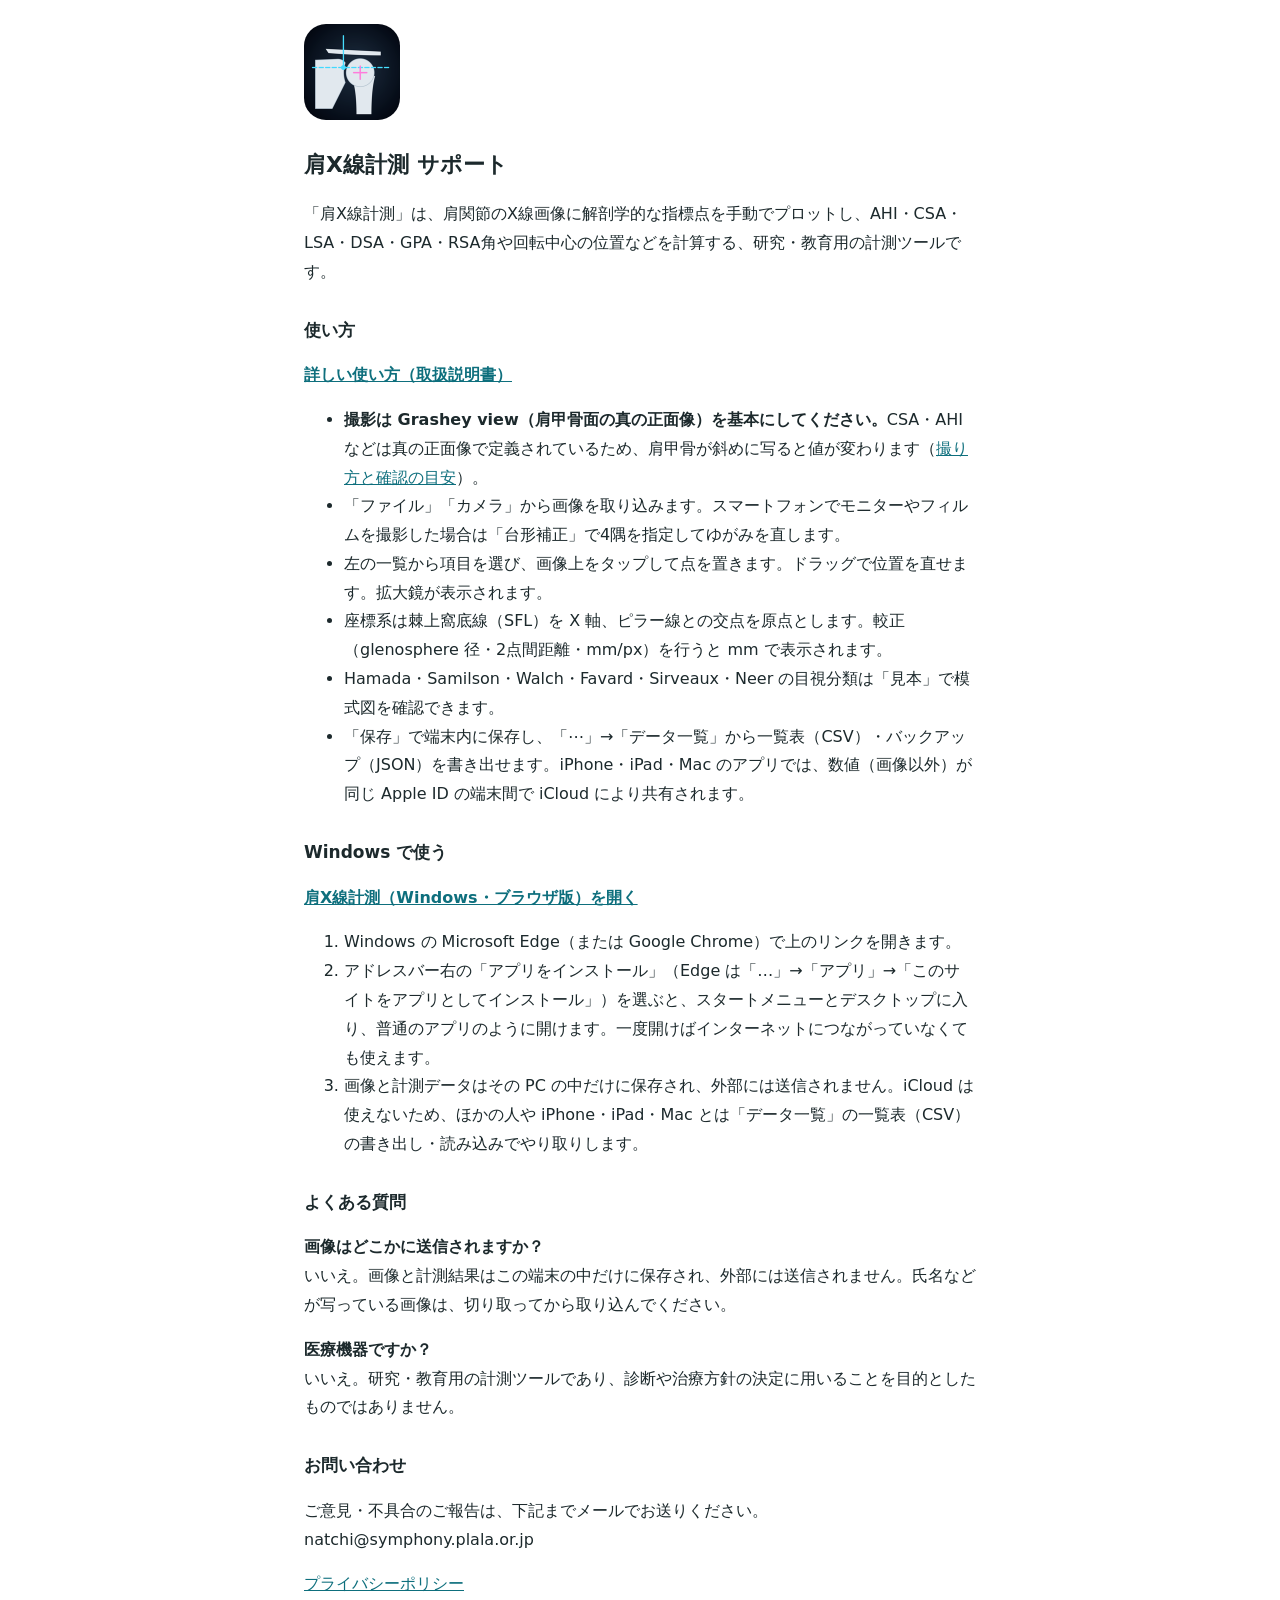
<file: index.html>
<!doctype html><html lang="ja"><head><meta charset="utf-8"><meta name="viewport" content="width=device-width,initial-scale=1">
<title>肩X線計測 サポート</title><style>body{font-family:"Hiragino Sans","Noto Sans JP",system-ui,sans-serif;line-height:1.8;max-width:42em;margin:0 auto;padding:24px 16px;color:#1c292c;background:#fff}
h1{font-size:22px}h2{font-size:17px;margin-top:28px}a{color:#0e6f7d}img.icon{width:96px;height:96px;border-radius:22px}</style></head><body>
<img class="icon" src="icon.png" alt="">
<h1>肩X線計測 サポート</h1>
<p>「肩X線計測」は、肩関節のX線画像に解剖学的な指標点を手動でプロットし、AHI・CSA・LSA・DSA・GPA・RSA角や回転中心の位置などを計算する、研究・教育用の計測ツールです。</p>
<h2>使い方</h2>
<p><a href="howto.html"><b>詳しい使い方（取扱説明書）</b></a></p>
<ul>
<li><b>撮影は Grashey view（肩甲骨面の真の正面像）を基本にしてください。</b>CSA・AHI などは真の正面像で定義されているため、肩甲骨が斜めに写ると値が変わります（<a href="howto.html#view">撮り方と確認の目安</a>）。</li>
<li>「ファイル」「カメラ」から画像を取り込みます。スマートフォンでモニターやフィルムを撮影した場合は「台形補正」で4隅を指定してゆがみを直します。</li>
<li>左の一覧から項目を選び、画像上をタップして点を置きます。ドラッグで位置を直せます。拡大鏡が表示されます。</li>
<li>座標系は棘上窩底線（SFL）を X 軸、ピラー線との交点を原点とします。較正（glenosphere 径・2点間距離・mm/px）を行うと mm で表示されます。</li>
<li>Hamada・Samilson・Walch・Favard・Sirveaux・Neer の目視分類は「見本」で模式図を確認できます。</li>
<li>「保存」で端末内に保存し、「⋯」→「データ一覧」から一覧表（CSV）・バックアップ（JSON）を書き出せます。iPhone・iPad・Mac のアプリでは、数値（画像以外）が同じ Apple ID の端末間で iCloud により共有されます。</li>
</ul>
<h2>Windows で使う</h2>
<p><a href="app/"><b>肩X線計測（Windows・ブラウザ版）を開く</b></a></p>
<ol>
<li>Windows の Microsoft Edge（または Google Chrome）で上のリンクを開きます。</li>
<li>アドレスバー右の「アプリをインストール」（Edge は「…」→「アプリ」→「このサイトをアプリとしてインストール」）を選ぶと、スタートメニューとデスクトップに入り、普通のアプリのように開けます。一度開けばインターネットにつながっていなくても使えます。</li>
<li>画像と計測データはその PC の中だけに保存され、外部には送信されません。iCloud は使えないため、ほかの人や iPhone・iPad・Mac とは「データ一覧」の一覧表（CSV）の書き出し・読み込みでやり取りします。</li>
</ol>
<h2>よくある質問</h2>
<p><b>画像はどこかに送信されますか？</b><br>いいえ。画像と計測結果はこの端末の中だけに保存され、外部には送信されません。氏名などが写っている画像は、切り取ってから取り込んでください。</p>
<p><b>医療機器ですか？</b><br>いいえ。研究・教育用の計測ツールであり、診断や治療方針の決定に用いることを目的としたものではありません。</p>
<h2>お問い合わせ</h2>
<p>ご意見・不具合のご報告は、下記までメールでお送りください。<br>natchi@symphony.plala.or.jp</p>
<p><a href="privacy-policy.html">プライバシーポリシー</a></p>
</body></html>
</file>
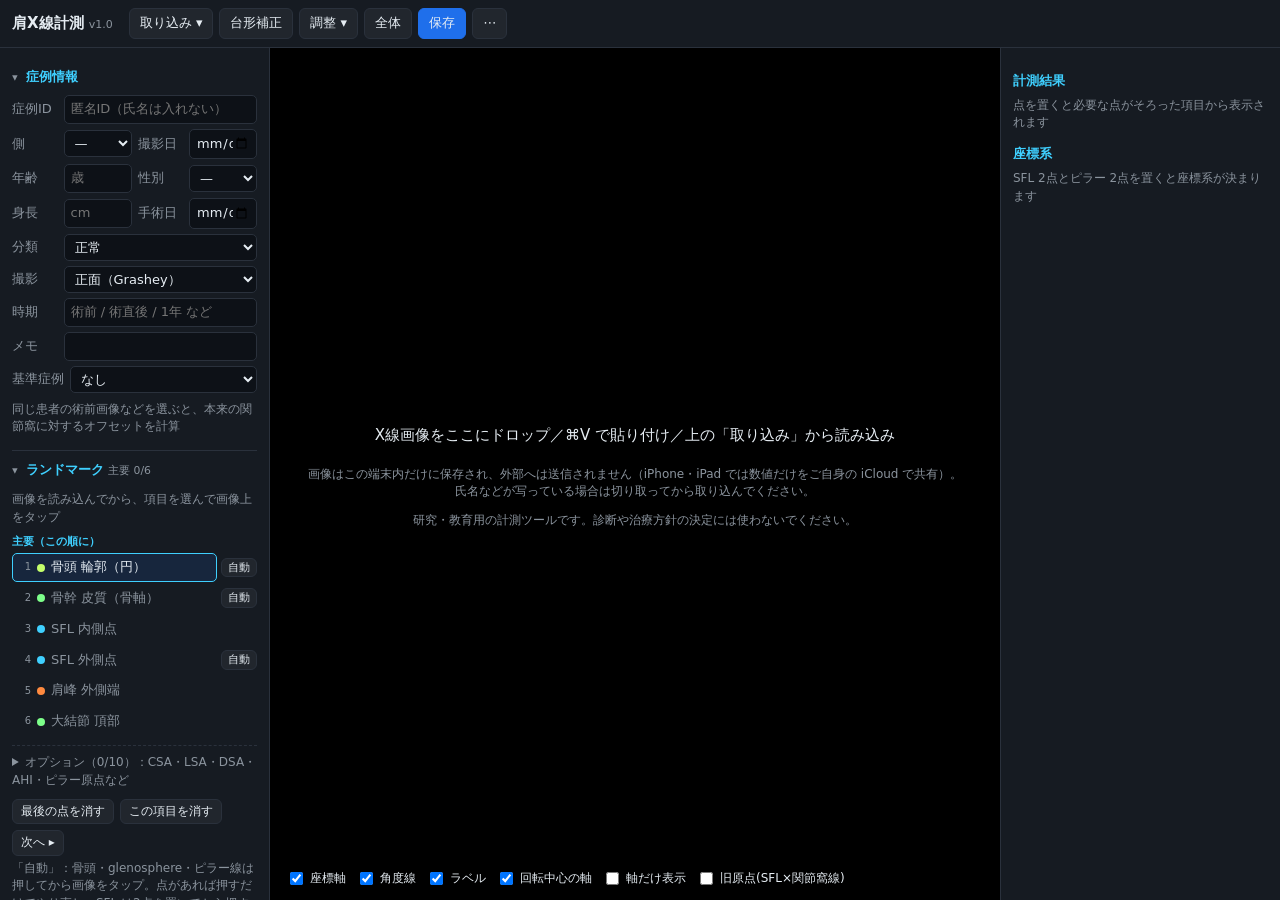
<file: app/index.html>
<!doctype html>
<html lang="ja">
<head>
<meta charset="utf-8">
<meta name="viewport" content="width=device-width, initial-scale=1, maximum-scale=1, user-scalable=no, viewport-fit=cover">
<title>肩X線計測</title>
<link rel="stylesheet" href="style.css">
<link rel="manifest" href="manifest.webmanifest">
<meta name="theme-color" content="#0e1116">
<link rel="icon" href="icon-192.png">
</head>
<body>
<header class="topbar">
  <h1>肩X線計測 <span class="ver">v1.0</span></h1>
  <div class="import">
    <div class="dd">
      <button class="btn ddbtn">取り込み ▾</button>
      <div class="ddmenu" hidden>
        <button class="btn" id="btnPhotos" hidden>写真ライブラリ</button>
        <label class="btn">カメラで撮影<input id="camInput" type="file" accept="image/*" capture="environment" hidden></label>
        <label class="btn">ファイル<input id="fileInput" type="file" accept="image/*" hidden></label>
        <button class="btn" id="btnPasteHelp" title="⌘V でクリップボードの画像を貼り付け">貼り付け ⌘V</button>
        <button class="btn" id="btnUrl">URL から</button>
      </div>
    </div>
    <button class="btn" id="btnKeystone" title="スマホで撮った画像のゆがみを直す">台形補正</button>
    <div class="dd adj">
      <button class="btn ddbtn">調整 ▾</button>
      <div class="ddmenu adjust" hidden data-keep>
        <div class="row">
          <button class="btn" id="btnRotL" title="左に90°">⟲ 左90°</button>
          <button class="btn" id="btnRotR" title="右に90°">⟳ 右90°</button>
          <button class="btn" id="btnFlip" title="左右反転">⇋ 左右</button>
        </div>
        <label class="slider">明るさ<input id="bright" type="range" min="40" max="220" value="100"></label>
        <label class="slider">コントラスト<input id="contrast" type="range" min="40" max="300" value="100"></label>
        <button class="btn" id="btnInvert">白黒反転</button>
      </div>
    </div>
    <button class="btn" id="btnFit">全体</button>
    <button class="btn primary" id="btnSave">保存</button>
    <div class="dd">
      <button class="btn ddbtn" title="その他">⋯</button>
      <div class="ddmenu right" hidden>
        <button class="btn" id="btnNew">新規</button>
        <button class="btn" id="btnCases">データ一覧</button>
        <button class="btn" id="btnDash">統計ダッシュボード</button>
        <button class="btn" id="btnHelp">使い方</button>
      </div>
    </div>
  </div>
</header>

<main class="layout">
  <aside class="panel left">
    <details class="sec meta" id="secMeta" open>
      <summary><h2>症例情報</h2><span class="sum" id="sumMeta"></span></summary>
      <div class="row"><label>症例ID</label><input id="mCaseId" placeholder="匿名ID（氏名は入れない）"></div>
      <div class="row"><label>側</label>
        <select id="mSide"><option value="">—</option><option value="R">右</option><option value="L">左</option></select>
        <label>撮影日</label><input id="mDate" type="date">
      </div>
      <div class="row"><label>年齢</label><input id="mAge" type="number" min="0" max="120" step="1" inputmode="numeric" placeholder="歳">
        <label>性別</label><select id="mSex"><option value="">—</option><option value="M">男</option><option value="F">女</option></select>
      </div>
      <div class="row"><label>身長</label><input id="mHeight" type="number" min="50" max="250" step="0.1" inputmode="decimal" placeholder="cm">
        <label>手術日</label><input id="mOpDate" type="date">
      </div>
      <div class="row"><label>分類</label>
        <select id="mCategory">
          <option value="normal">正常</option>
          <option value="OA">OA（変形性肩関節症）</option>
          <option value="CTA">腱板断裂・CTA</option>
          <option value="RSA">RSA 術後</option>
          <option value="TSA">TSA/HHR 術後</option>
          <option value="fracture">骨折</option>
          <option value="other">その他</option>
        </select>
      </div>
      <div class="row"><label>撮影</label>
        <select id="mView">
          <option value="grashey">正面（Grashey）</option>
          <option value="ap">正面（AP）</option>
          <option value="axillary">軸位（腋窩撮影）</option>
          <option value="yview">Scapular Y</option>
          <option value="ct">CT（スライス・再構成）</option>
          <option value="other">その他</option>
        </select>
      </div>
      <div class="row"><label>時期</label><input id="mTiming" placeholder="術前 / 術直後 / 1年 など"></div>
      <div class="row"><label>メモ</label><input id="mNote"></div>
      <div class="row"><label>基準症例</label><select id="mRef"><option value="">なし</option></select></div>
      <p class="hint" id="catInfo"></p>
      <p class="hint" id="refInfo"></p>
    </details>

    <details class="sec" id="secLm" open>
      <summary><h2>ランドマーク <small id="lmCount"></small></h2><span class="sum" id="sumLm"></span></summary>
      <p class="hint" id="activeHint">画像を読み込んでから、項目を選んで画像上をタップ</p>
      <div id="lmList"></div>
      <div class="lmtools">
        <button class="btn small" id="btnUndoPt">最後の点を消す</button>
        <button class="btn small" id="btnClearLm">この項目を消す</button>
        <button class="btn small" id="btnNextLm">次へ ▸</button>
      </div>
      <p class="hint">「自動」：骨頭・glenosphere・ピラー線は押してから画像をタップ。点があれば押すだけでやり直し。SFL は2点を置いてから押すと線に合わせます</p>
      <div class="row band">
        <label>ピラー帯</label>SFLから下へ<input id="bandStart" type="number" value="40" step="5">〜＋<input id="bandLen" type="number" value="30" step="5">mm
      </div>
      <p class="hint">帯は較正後に点線で表示（目安。実画像で調整予定）</p>
    </details>

    <details class="sec" id="secGrade">
      <summary><h2>目視分類</h2><span class="sum" id="sumGrade"></span></summary>
      <div class="row"><label>Hamada</label><select id="gHamada"><option value="">—</option><option>1</option><option>2</option><option>3</option><option>4a</option><option>4b</option><option>5</option></select></div>
      <div class="row"><label>Samilson</label><select id="gSamilson"><option value="">—</option><option value="0">0</option><option value="1">1（下方骨棘 &lt;3mm）</option><option value="2">2（3〜7mm）</option><option value="3">3（&gt;7mm）</option></select></div>
      <div class="row"><label>Walch</label><select id="gWalch"><option value="">—</option><option>A1</option><option>A2</option><option>B1</option><option>B2</option><option>B3</option><option>C1</option><option>C2</option><option>D</option></select></div>
      <div class="row"><label>Favard</label><select id="gFavard"><option value="">—</option><option>E0</option><option>E1</option><option>E2</option><option>E3</option><option>E4</option></select></div>
      <div class="row"><label>Sirveaux</label><select id="gSirveaux"><option value="">—</option><option value="0">0（ノッチングなし）</option><option value="1">1</option><option value="2">2</option><option value="3">3</option><option value="4">4</option></select></div>
      <div class="row"><label>Neer</label><select id="gNeer"><option value="">—</option><option value="1">1-part</option><option value="2">2-part</option><option value="3">3-part</option><option value="4">4-part</option></select></div>
      <div class="row"><label>Levy</label><select id="gLevy"><option value="">—</option><option value="0">0（骨折なし）</option><option value="I">I</option><option value="II">II</option><option value="III">III</option></select></div>
      <div class="row"><label>Lazarus</label><select id="gLazarus"><option value="">—</option><option>0</option><option>1</option><option>2</option><option>3</option><option>4</option><option>5</option></select></div>
      <div class="row"><label>Stress shielding</label><select id="gShield"><option value="">—</option><option value="0">0（なし）</option><option value="1">1（軽度）</option><option value="2">2（中等度）</option><option value="3">3（高度）</option></select></div>
      <div class="row"><label>Gärtner</label><select id="gGartner"><option value="">—</option><option value="I">I</option><option value="II">II</option><option value="III">III</option></select></div>
    </details>

    <details class="sec" id="secCal" open>
      <summary><h2>較正（mm換算）</h2><span class="sum" id="sumCal"></span></summary>
      <div class="row">
        <select id="calMode">
          <option value="none">なし（px）</option>
          <option value="sphere">Glenosphere 径から</option>
          <option value="twoPoint">2点間の既知距離</option>
          <option value="mmpx">mm/px 直接入力</option>
        </select>
        <input id="calValue" type="number" step="0.01" placeholder="mm" style="width:6em">
      </div>
      <p class="hint" id="calInfo"></p>
    </details>
  </aside>

  <section class="stage">
    <canvas id="cv"></canvas>
    <canvas id="loupe" width="180" height="180"></canvas>
    <div class="empty" id="emptyMsg">
      <p>X線画像をここにドロップ／⌘V で貼り付け／上の「取り込み」から読み込み</p>
      <p class="hint">画像はこの端末内だけに保存され、外部へは送信されません（iPhone・iPad では数値だけをご自身の iCloud で共有）。<br>氏名などが写っている場合は切り取ってから取り込んでください。</p>
      <p class="hint">研究・教育用の計測ツールです。診断や治療方針の決定には使わないでください。</p>
    </div>
    <div class="viewopts">
      <label><input type="checkbox" id="optAxes" checked>座標軸</label>
      <label><input type="checkbox" id="optAngles" checked>角度線</label>
      <label><input type="checkbox" id="optLabels" checked>ラベル</label>
      <label><input type="checkbox" id="optCor" checked>回転中心の軸</label>
      <label><input type="checkbox" id="optCorOnly">軸だけ表示</label>
      <label><input type="checkbox" id="optAltFrame">旧原点(SFL×関節窩線)</label>
    </div>
  </section>
  <!-- 台形補正の操作欄：画像に重ねず、計測結果の欄（狭い画面では画像のすぐ下）に出す -->
  <div class="kbar" id="kbar" hidden>
    <b class="ktitle">台形補正</b>
    <span id="kMsg"></span>
    <label>縦横比（幅:高さ）<input id="kAspect" placeholder="自動 / 35:43 など"></label>
    <button class="btn small" id="kRedo" hidden>手で置き直す</button>
    <button class="btn small" id="kCancel">キャンセル</button>
    <button class="btn small primary" id="kApply" disabled>適用</button>
  </div>

  <aside class="panel right">
    <h2>計測結果</h2>
    <div id="results"></div>
    <h2>座標系</h2>
    <div id="frameInfo" class="hint"></div>
  </aside>
</main>

<dialog id="dlgCases" class="wide">
  <div class="dlghead">
    <h2>データ一覧 <small id="caseCount"></small></h2>
    <input id="caseFilter" placeholder="ID・分類・時期・メモ・入力者で絞り込み">
    <button class="btn small" id="btnExportCsv">一覧表（CSV）をダウンロード</button>
    <label class="btn small">他の人の一覧表を読み込む<input id="importFile" type="file" accept=".csv,text/csv,application/json,.json" hidden></label>
    <button class="btn small" id="btnExportJson">バックアップ（画像つき JSON）</button>
    <button class="btn small" id="btnCloseCases">閉じる</button>
  </div>
  <div class="syncbar">
    <span id="syncStatus"></span>
    <button class="btn small" id="btnSyncNow">今すぐ同期</button>
    <label>この端末の名前<input id="setDevName" placeholder="例：外来 iPad"></label>
    <label>入力者<input id="setAuthor" placeholder="イニシャルなど"></label>
    <label class="chk"><input type="checkbox" id="setIcloud">iCloud で数値を共有</label>
  </div>
  <p class="hint">数値・点の座標・症例情報は iCloud（ご自身の Apple ID）で同じ Apple ID の端末と共有されます。画像は撮影・取り込みをした端末の中だけに残り、iCloud にもほかの端末にも送られません。「画像の所在」でどの端末に画像があるか分かります。</p>
  <div class="tblwrap"><table class="dtable" id="caseTable"></table></div>
</dialog>

<dialog id="dlgDash" class="wide">
  <div class="dlghead">
    <h2>統計ダッシュボード</h2>
    <button class="btn small" id="btnDashCsv">集計表（CSV）</button>
    <button class="btn small" id="btnCloseDash">閉じる</button>
  </div>
  <div class="dfilters">
    <div id="dCats" class="chips"></div>
    <label>側<select id="dSide"><option value="">両方</option><option value="R">右</option><option value="L">左</option></select></label>
    <label>撮影<select id="dView"><option value="">すべて</option></select></label>
    <label>時期<input id="dTiming" placeholder="例：術前"></label>
    <label>分け方<select id="dGroup"><option value="category">分類</option><option value="timing">時期</option><option value="side">側</option><option value="author">入力者</option><option value="sex">性別</option><option value="ageband">年代</option><option value="">分けない</option></select></label>
  </div>
  <div class="dmain">
    <div class="dcol">
      <div class="drow"><label>項目<select id="dMeasure"></select></label></div>
      <div id="dChart" class="dchart"></div>
      <div id="dGroups"></div>
      <div class="drow"><label>相関（横軸を上の項目、縦軸を）<select id="dMeasureY"><option value="">選ばない</option></select></label></div>
      <div id="dScatter" class="dchart"></div>
    </div>
    <div class="dcol">
      <h3>全項目の要約 <small id="dN"></small></h3>
      <div class="tblwrap"><table class="dtable" id="dSummary"></table></div>
    </div>
  </div>
  <div id="dTip" class="dtip" hidden></div>
  <p class="hint">値は保存された点から今の計算式で計算し直しています（点がない取り込みデータは保存時の値）。単位が mm でない症例（未較正）は長さの集計から除きます。</p>
</dialog>

<dialog id="dlgUrl">
  <h2>URL から画像を取り込む</h2>
  <input id="urlInput" type="url" placeholder="https://… (画像のURL)" style="width:100%">
  <p class="hint">サイトによっては直接取得が拒否されます。その場合は画像を右クリック→「画像をコピー」して ⌘V、または画像をこの画面へドラッグしてください。</p>
  <div class="dlgbtns"><button class="btn" id="btnUrlCancel">キャンセル</button><button class="btn primary" id="btnUrlGo">取り込む</button></div>
</dialog>

<dialog id="dlgAsk" class="ask">
  <p id="askMsg"></p>
  <div class="dlgbtns"><button class="btn" id="askCancel">キャンセル</button><button class="btn primary" id="askOk">OK</button></div>
</dialog>

<dialog id="dlgGuide">
  <div class="dlghead"><h2 id="guideTitle"></h2><button class="btn small" id="btnCloseGuide">閉じる</button></div>
  <p class="hint" id="guideNote"></p>
  <div id="guideCards" class="gcards"></div>
  <p class="hint">模式図は説明用の自作図です。判定は原著の定義に従ってください。下段にはこの端末に保存した症例のうち、そのグレードに分類したものが表示されます。</p>
</dialog>

<dialog id="dlgHelp" class="help">
  <div class="dlghead"><h2>使い方</h2><button class="btn small" id="btnCloseHelp">閉じる</button></div>
  <iframe id="helpFrame" title="使い方"></iframe>
</dialog>

<div id="toast"></div>
<script>
// 予期しないエラーを画面に出す（テスターからの報告用）
(function () {
  const show = (m) => { let b = document.getElementById('errbox'); if (!b) { b = document.createElement('div'); b.id = 'errbox'; b.onclick = () => b.remove(); document.body.appendChild(b); } b.textContent = 'エラー（この表示をスクリーンショットで送ってください）：' + m; };
  addEventListener('error', (e) => show(`${e.message} @${(e.filename || '').split('/').pop()}:${e.lineno}`));
  addEventListener('unhandledrejection', (e) => show(String(e.reason && (e.reason.stack || e.reason.message) || e.reason)));
})();
</script>
<script src="geometry.js"></script>
<script src="samples.js"></script>
<script src="autodetect.js"></script>
<script src="app.js"></script>
<script>
// オフラインで開けるようにする。データはこの PC のブラウザ内だけにあるので、消されにくいよう永続化を頼む
if ('serviceWorker' in navigator) navigator.serviceWorker.register('sw.js');
if (navigator.storage && navigator.storage.persist) navigator.storage.persist();
</script>
</body>
</html>
</file>
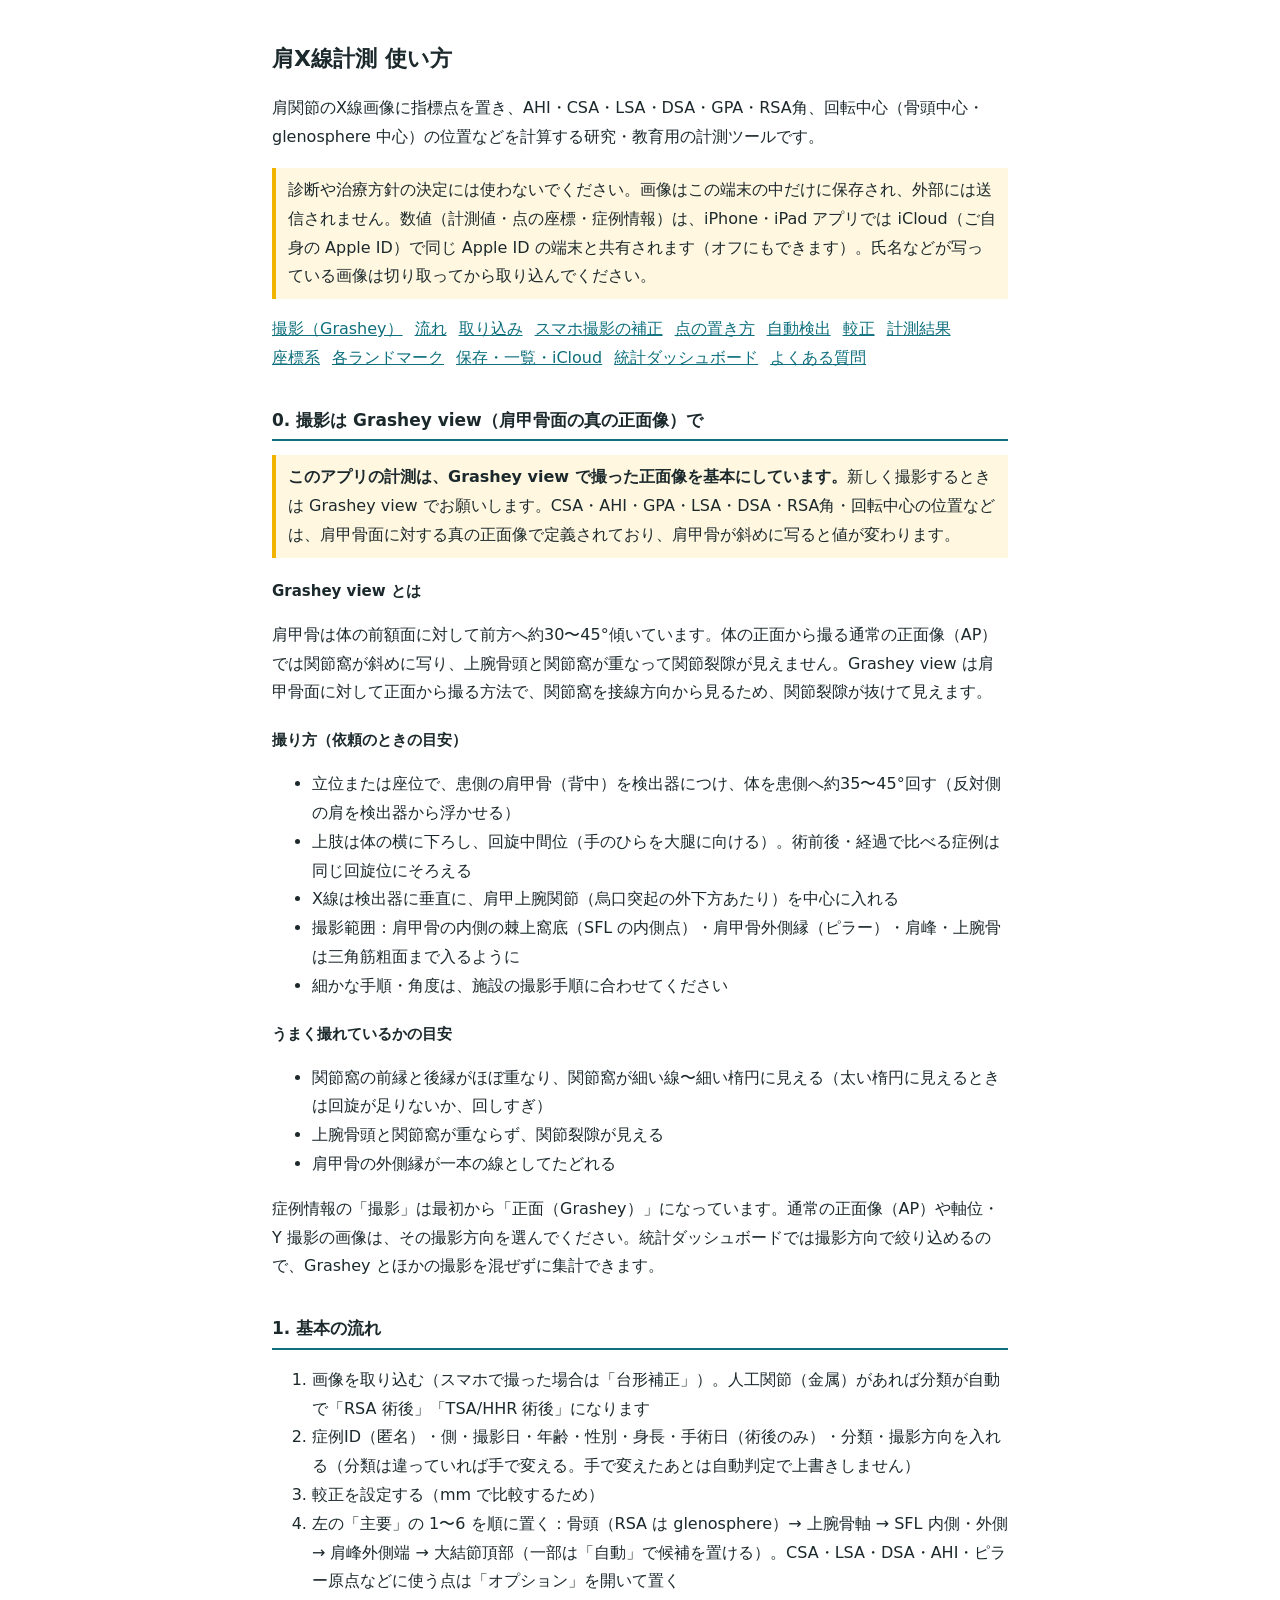
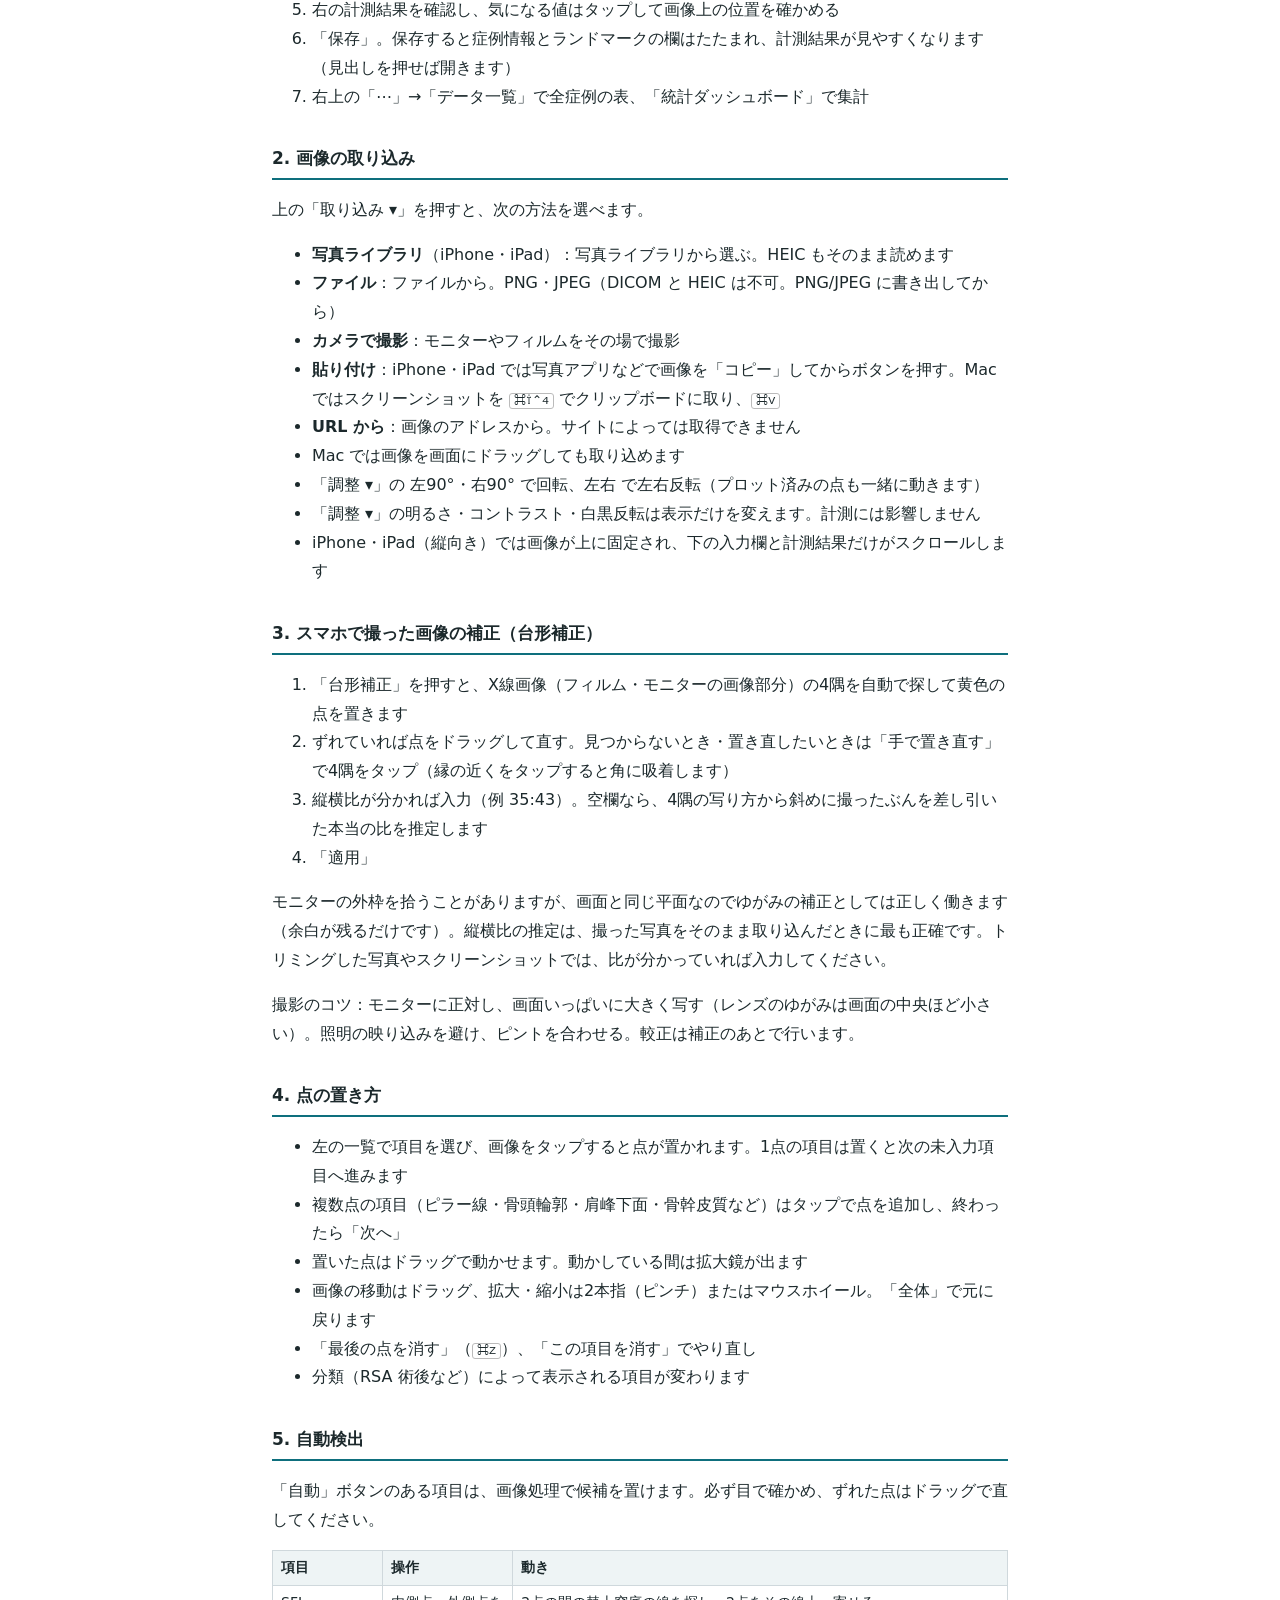
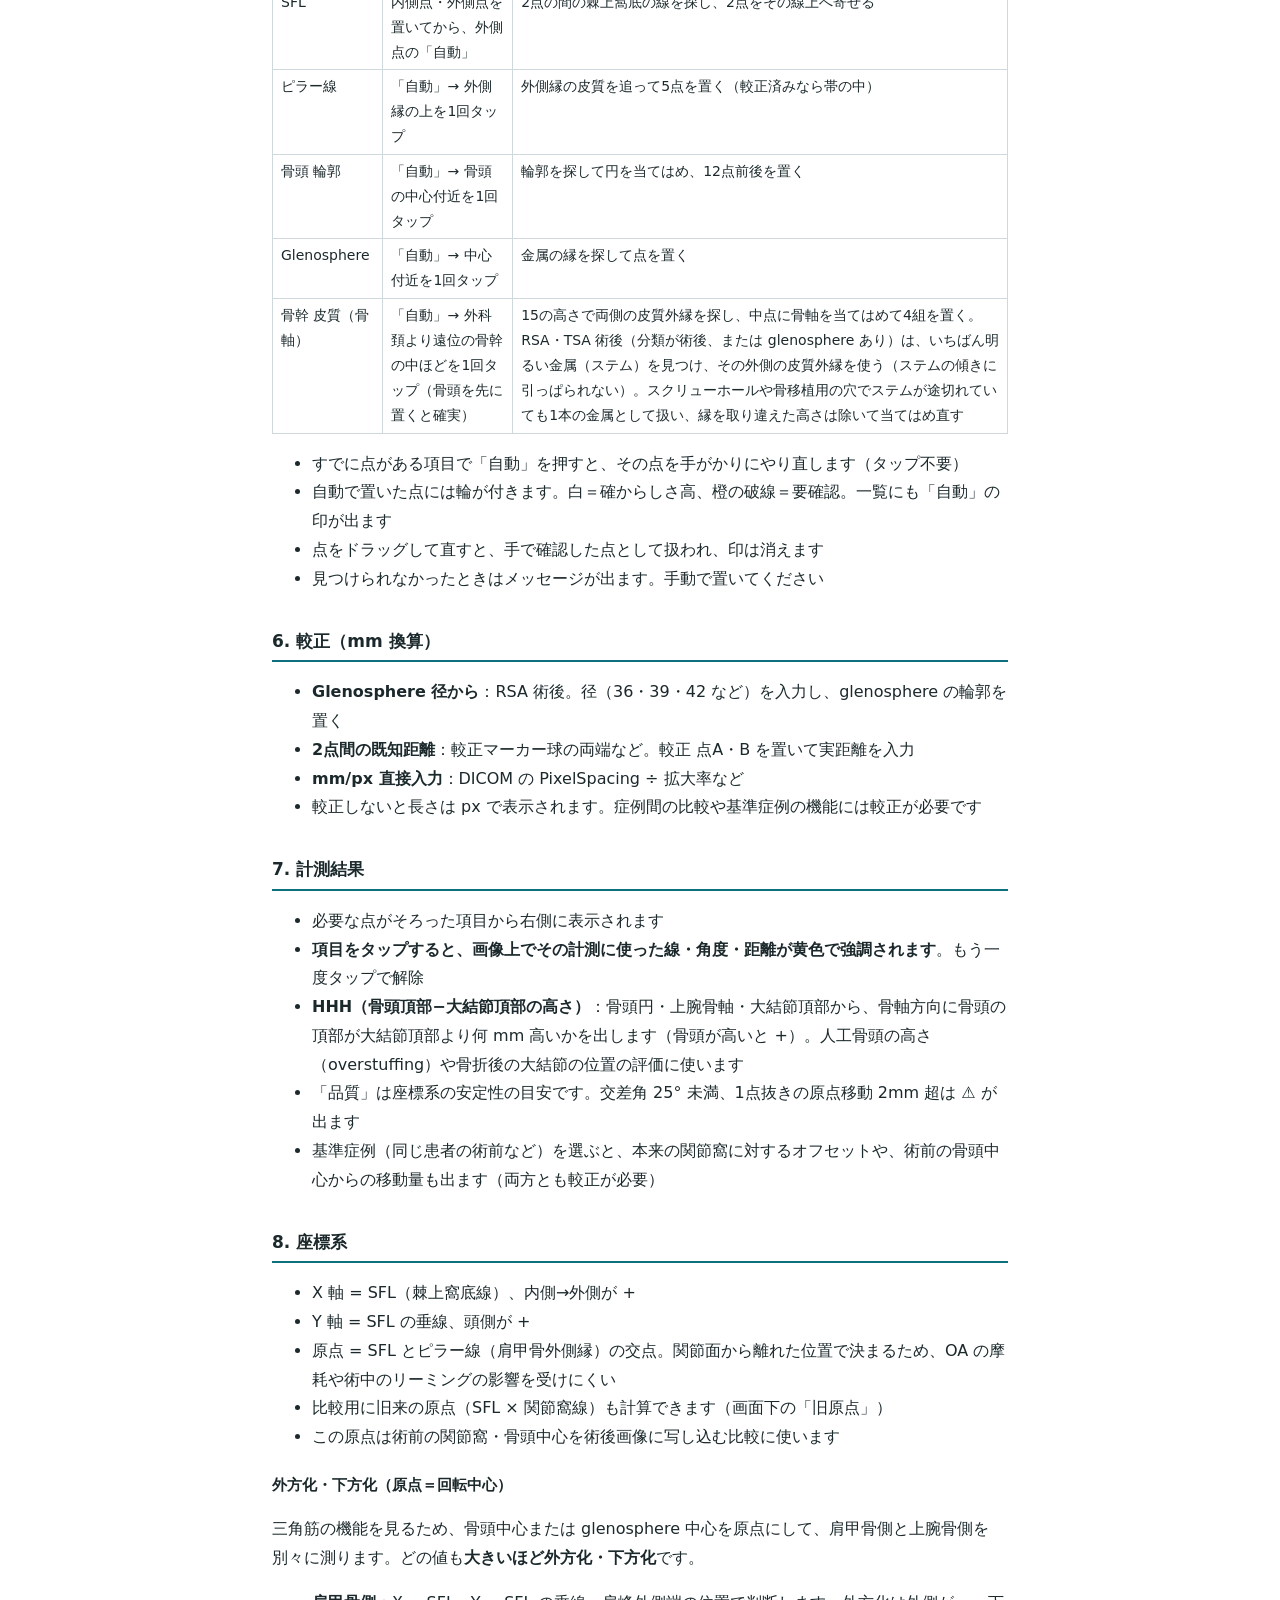
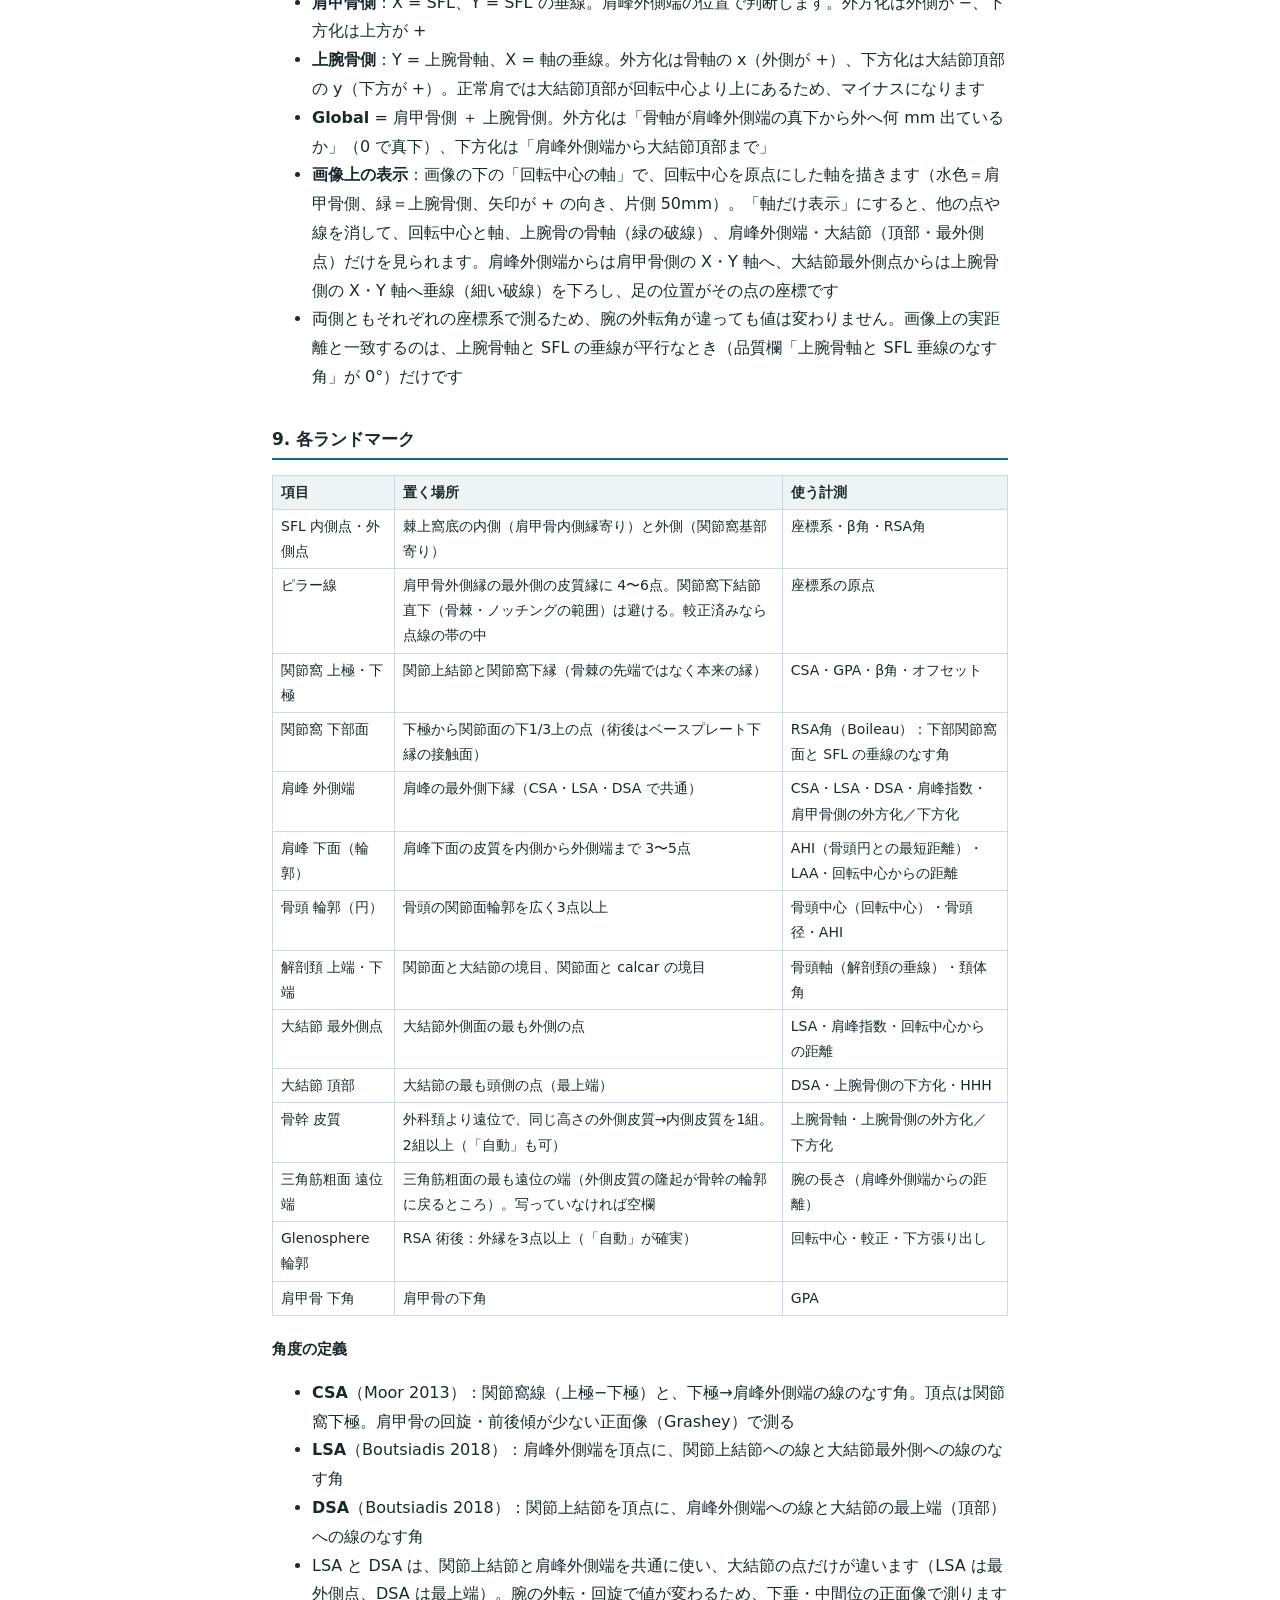
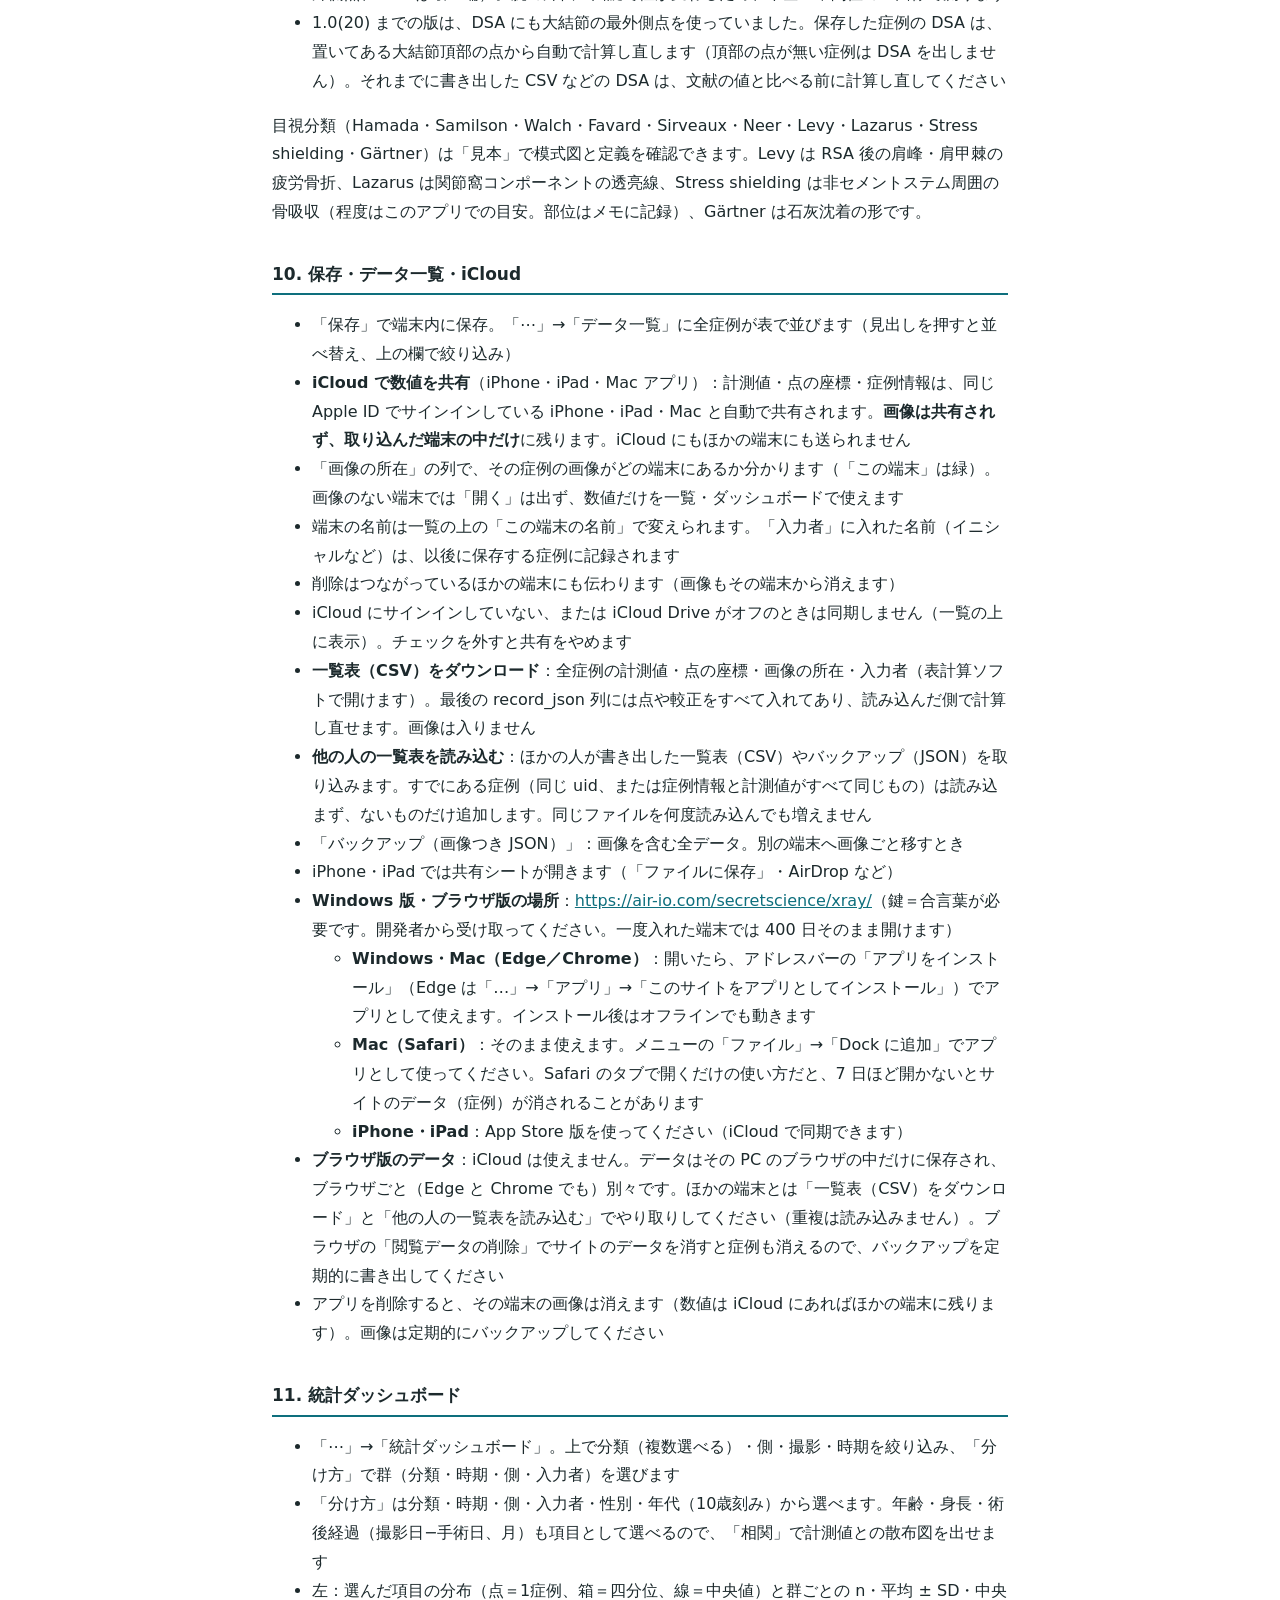
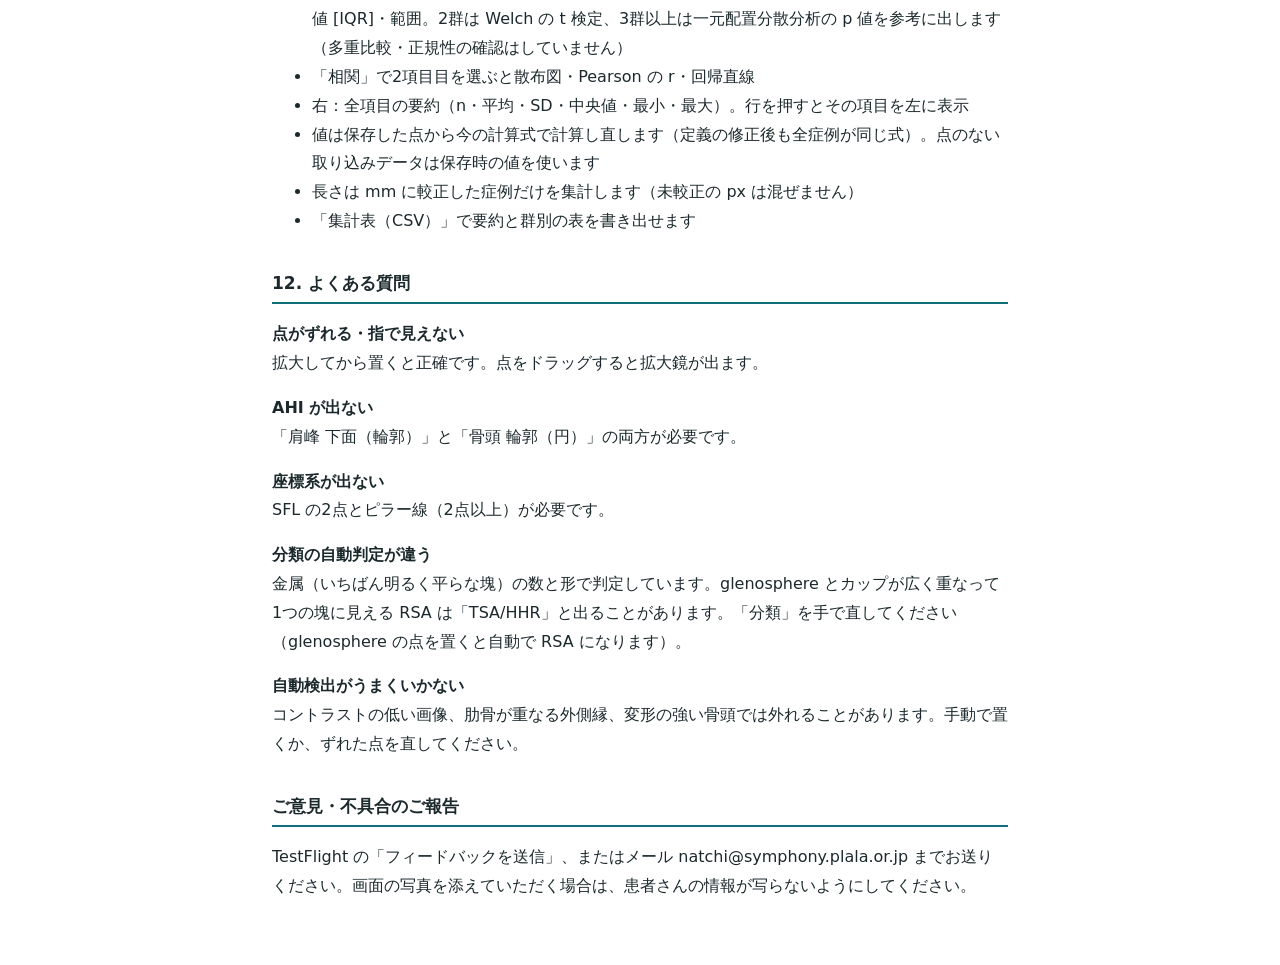
<file: howto.html>
<!doctype html><html lang="ja"><head><meta charset="utf-8"><meta name="viewport" content="width=device-width,initial-scale=1">
<title>肩X線計測 使い方</title>
<style>
body{font-family:"Hiragino Sans","Noto Sans JP",system-ui,sans-serif;line-height:1.8;max-width:46em;margin:0 auto;padding:24px 16px 48px;color:#1c292c;background:#fff}
h1{font-size:22px}h2{font-size:17px;margin-top:32px;padding-bottom:4px;border-bottom:2px solid #0e6f7d}h3{font-size:15px;margin:20px 0 4px}
a{color:#0e6f7d}table{border-collapse:collapse;width:100%;font-size:14px}th,td{border:1px solid #cfd8dc;padding:4px 8px;text-align:left;vertical-align:top}th{background:#eef4f5}
.note{background:#fff7e0;border-left:4px solid #f0b400;padding:8px 12px;margin:12px 0}.toc a{display:inline-block;margin-right:12px}
kbd{border:1px solid #bbb;border-radius:3px;padding:0 4px;font-size:90%}
</style></head><body>
<h1>肩X線計測 使い方</h1>
<p>肩関節のX線画像に指標点を置き、AHI・CSA・LSA・DSA・GPA・RSA角、回転中心（骨頭中心・glenosphere 中心）の位置などを計算する研究・教育用の計測ツールです。</p>
<div class="note">診断や治療方針の決定には使わないでください。画像はこの端末の中だけに保存され、外部には送信されません。数値（計測値・点の座標・症例情報）は、iPhone・iPad アプリでは iCloud（ご自身の Apple ID）で同じ Apple ID の端末と共有されます（オフにもできます）。氏名などが写っている画像は切り取ってから取り込んでください。</div>
<p class="toc"><a href="#view">撮影（Grashey）</a><a href="#flow">流れ</a><a href="#import">取り込み</a><a href="#photo">スマホ撮影の補正</a><a href="#plot">点の置き方</a><a href="#auto">自動検出</a><a href="#cal">較正</a><a href="#results">計測結果</a><a href="#coord">座標系</a><a href="#lm">各ランドマーク</a><a href="#save">保存・一覧・iCloud</a><a href="#dash">統計ダッシュボード</a><a href="#faq">よくある質問</a></p>

<h2 id="view">0. 撮影は Grashey view（肩甲骨面の真の正面像）で</h2>
<div class="note"><b>このアプリの計測は、Grashey view で撮った正面像を基本にしています。</b>新しく撮影するときは Grashey view でお願いします。CSA・AHI・GPA・LSA・DSA・RSA角・回転中心の位置などは、肩甲骨面に対する真の正面像で定義されており、肩甲骨が斜めに写ると値が変わります。</div>
<h3>Grashey view とは</h3>
<p>肩甲骨は体の前額面に対して前方へ約30〜45°傾いています。体の正面から撮る通常の正面像（AP）では関節窩が斜めに写り、上腕骨頭と関節窩が重なって関節裂隙が見えません。Grashey view は肩甲骨面に対して正面から撮る方法で、関節窩を接線方向から見るため、関節裂隙が抜けて見えます。</p>
<h3>撮り方（依頼のときの目安）</h3>
<ul>
<li>立位または座位で、患側の肩甲骨（背中）を検出器につけ、体を患側へ約35〜45°回す（反対側の肩を検出器から浮かせる）</li>
<li>上肢は体の横に下ろし、回旋中間位（手のひらを大腿に向ける）。術前後・経過で比べる症例は同じ回旋位にそろえる</li>
<li>X線は検出器に垂直に、肩甲上腕関節（烏口突起の外下方あたり）を中心に入れる</li>
<li>撮影範囲：肩甲骨の内側の棘上窩底（SFL の内側点）・肩甲骨外側縁（ピラー）・肩峰・上腕骨は三角筋粗面まで入るように</li>
<li>細かな手順・角度は、施設の撮影手順に合わせてください</li>
</ul>
<h3>うまく撮れているかの目安</h3>
<ul>
<li>関節窩の前縁と後縁がほぼ重なり、関節窩が細い線〜細い楕円に見える（太い楕円に見えるときは回旋が足りないか、回しすぎ）</li>
<li>上腕骨頭と関節窩が重ならず、関節裂隙が見える</li>
<li>肩甲骨の外側縁が一本の線としてたどれる</li>
</ul>
<p>症例情報の「撮影」は最初から「正面（Grashey）」になっています。通常の正面像（AP）や軸位・Y 撮影の画像は、その撮影方向を選んでください。統計ダッシュボードでは撮影方向で絞り込めるので、Grashey とほかの撮影を混ぜずに集計できます。</p>

<h2 id="flow">1. 基本の流れ</h2>
<ol>
<li>画像を取り込む（スマホで撮った場合は「台形補正」）。人工関節（金属）があれば分類が自動で「RSA 術後」「TSA/HHR 術後」になります</li>
<li>症例ID（匿名）・側・撮影日・年齢・性別・身長・手術日（術後のみ）・分類・撮影方向を入れる（分類は違っていれば手で変える。手で変えたあとは自動判定で上書きしません）</li>
<li>較正を設定する（mm で比較するため）</li>
<li>左の「主要」の 1〜6 を順に置く：骨頭（RSA は glenosphere）→ 上腕骨軸 → SFL 内側・外側 → 肩峰外側端 → 大結節頂部（一部は「自動」で候補を置ける）。CSA・LSA・DSA・AHI・ピラー原点などに使う点は「オプション」を開いて置く</li>
<li>右の計測結果を確認し、気になる値はタップして画像上の位置を確かめる</li>
<li>「保存」。保存すると症例情報とランドマークの欄はたたまれ、計測結果が見やすくなります（見出しを押せば開きます）</li>
<li>右上の「⋯」→「データ一覧」で全症例の表、「統計ダッシュボード」で集計</li>
</ol>

<h2 id="import">2. 画像の取り込み</h2>
<p>上の「取り込み ▾」を押すと、次の方法を選べます。</p>
<ul>
<li><b>写真ライブラリ</b>（iPhone・iPad）：写真ライブラリから選ぶ。HEIC もそのまま読めます</li>
<li><b>ファイル</b>：ファイルから。PNG・JPEG（DICOM と HEIC は不可。PNG/JPEG に書き出してから）</li>
<li><b>カメラで撮影</b>：モニターやフィルムをその場で撮影</li>
<li><b>貼り付け</b>：iPhone・iPad では写真アプリなどで画像を「コピー」してからボタンを押す。Mac ではスクリーンショットを <kbd>⌘⇧⌃4</kbd> でクリップボードに取り、<kbd>⌘V</kbd></li>
<li><b>URL から</b>：画像のアドレスから。サイトによっては取得できません</li>
<li>Mac では画像を画面にドラッグしても取り込めます</li>
<li>「調整 ▾」の 左90°・右90° で回転、左右 で左右反転（プロット済みの点も一緒に動きます）</li>
<li>「調整 ▾」の明るさ・コントラスト・白黒反転は表示だけを変えます。計測には影響しません</li>
<li>iPhone・iPad（縦向き）では画像が上に固定され、下の入力欄と計測結果だけがスクロールします</li>
</ul>

<h2 id="photo">3. スマホで撮った画像の補正（台形補正）</h2>
<ol>
<li>「台形補正」を押すと、X線画像（フィルム・モニターの画像部分）の4隅を自動で探して黄色の点を置きます</li>
<li>ずれていれば点をドラッグして直す。見つからないとき・置き直したいときは「手で置き直す」で4隅をタップ（縁の近くをタップすると角に吸着します）</li>
<li>縦横比が分かれば入力（例 35:43）。空欄なら、4隅の写り方から斜めに撮ったぶんを差し引いた本当の比を推定します</li>
<li>「適用」</li>
</ol>
<p>モニターの外枠を拾うことがありますが、画面と同じ平面なのでゆがみの補正としては正しく働きます（余白が残るだけです）。縦横比の推定は、撮った写真をそのまま取り込んだときに最も正確です。トリミングした写真やスクリーンショットでは、比が分かっていれば入力してください。</p>
<p>撮影のコツ：モニターに正対し、画面いっぱいに大きく写す（レンズのゆがみは画面の中央ほど小さい）。照明の映り込みを避け、ピントを合わせる。較正は補正のあとで行います。</p>

<h2 id="plot">4. 点の置き方</h2>
<ul>
<li>左の一覧で項目を選び、画像をタップすると点が置かれます。1点の項目は置くと次の未入力項目へ進みます</li>
<li>複数点の項目（ピラー線・骨頭輪郭・肩峰下面・骨幹皮質など）はタップで点を追加し、終わったら「次へ」</li>
<li>置いた点はドラッグで動かせます。動かしている間は拡大鏡が出ます</li>
<li>画像の移動はドラッグ、拡大・縮小は2本指（ピンチ）またはマウスホイール。「全体」で元に戻ります</li>
<li>「最後の点を消す」（<kbd>⌘Z</kbd>）、「この項目を消す」でやり直し</li>
<li>分類（RSA 術後など）によって表示される項目が変わります</li>
</ul>

<h2 id="auto">5. 自動検出</h2>
<p>「自動」ボタンのある項目は、画像処理で候補を置けます。必ず目で確かめ、ずれた点はドラッグで直してください。</p>
<table>
<tr><th>項目</th><th>操作</th><th>動き</th></tr>
<tr><td>SFL</td><td>内側点・外側点を置いてから、外側点の「自動」</td><td>2点の間の棘上窩底の線を探し、2点をその線上へ寄せる</td></tr>
<tr><td>ピラー線</td><td>「自動」→ 外側縁の上を1回タップ</td><td>外側縁の皮質を追って5点を置く（較正済みなら帯の中）</td></tr>
<tr><td>骨頭 輪郭</td><td>「自動」→ 骨頭の中心付近を1回タップ</td><td>輪郭を探して円を当てはめ、12点前後を置く</td></tr>
<tr><td>Glenosphere</td><td>「自動」→ 中心付近を1回タップ</td><td>金属の縁を探して点を置く</td></tr>
<tr><td>骨幹 皮質（骨軸）</td><td>「自動」→ 外科頚より遠位の骨幹の中ほどを1回タップ（骨頭を先に置くと確実）</td><td>15の高さで両側の皮質外縁を探し、中点に骨軸を当てはめて4組を置く。RSA・TSA 術後（分類が術後、または glenosphere あり）は、いちばん明るい金属（ステム）を見つけ、その外側の皮質外縁を使う（ステムの傾きに引っぱられない）。スクリューホールや骨移植用の穴でステムが途切れていても1本の金属として扱い、縁を取り違えた高さは除いて当てはめ直す</td></tr>
</table>
<ul>
<li>すでに点がある項目で「自動」を押すと、その点を手がかりにやり直します（タップ不要）</li>
<li>自動で置いた点には輪が付きます。白＝確からしさ高、橙の破線＝要確認。一覧にも「自動」の印が出ます</li>
<li>点をドラッグして直すと、手で確認した点として扱われ、印は消えます</li>
<li>見つけられなかったときはメッセージが出ます。手動で置いてください</li>
</ul>

<h2 id="cal">6. 較正（mm 換算）</h2>
<ul>
<li><b>Glenosphere 径から</b>：RSA 術後。径（36・39・42 など）を入力し、glenosphere の輪郭を置く</li>
<li><b>2点間の既知距離</b>：較正マーカー球の両端など。較正 点A・B を置いて実距離を入力</li>
<li><b>mm/px 直接入力</b>：DICOM の PixelSpacing ÷ 拡大率など</li>
<li>較正しないと長さは px で表示されます。症例間の比較や基準症例の機能には較正が必要です</li>
</ul>

<h2 id="results">7. 計測結果</h2>
<ul>
<li>必要な点がそろった項目から右側に表示されます</li>
<li><b>項目をタップすると、画像上でその計測に使った線・角度・距離が黄色で強調されます</b>。もう一度タップで解除</li>
<li><b>HHH（骨頭頂部−大結節頂部の高さ）</b>：骨頭円・上腕骨軸・大結節頂部から、骨軸方向に骨頭の頂部が大結節頂部より何 mm 高いかを出します（骨頭が高いと +）。人工骨頭の高さ（overstuffing）や骨折後の大結節の位置の評価に使います</li>
<li>「品質」は座標系の安定性の目安です。交差角 25° 未満、1点抜きの原点移動 2mm 超は ⚠ が出ます</li>
<li>基準症例（同じ患者の術前など）を選ぶと、本来の関節窩に対するオフセットや、術前の骨頭中心からの移動量も出ます（両方とも較正が必要）</li>
</ul>

<h2 id="coord">8. 座標系</h2>
<ul>
<li>X 軸 = SFL（棘上窩底線）、内側→外側が +</li>
<li>Y 軸 = SFL の垂線、頭側が +</li>
<li>原点 = SFL とピラー線（肩甲骨外側縁）の交点。関節面から離れた位置で決まるため、OA の摩耗や術中のリーミングの影響を受けにくい</li>
<li>比較用に旧来の原点（SFL × 関節窩線）も計算できます（画面下の「旧原点」）</li>
<li>この原点は術前の関節窩・骨頭中心を術後画像に写し込む比較に使います</li>
</ul>
<h3>外方化・下方化（原点＝回転中心）</h3>
<p>三角筋の機能を見るため、骨頭中心または glenosphere 中心を原点にして、肩甲骨側と上腕骨側を別々に測ります。どの値も<b>大きいほど外方化・下方化</b>です。</p>
<ul>
<li><b>肩甲骨側</b>：X = SFL、Y = SFL の垂線。肩峰外側端の位置で判断します。外方化は外側が −、下方化は上方が +</li>
<li><b>上腕骨側</b>：Y = 上腕骨軸、X = 軸の垂線。外方化は骨軸の x（外側が +）、下方化は大結節頂部の y（下方が +）。正常肩では大結節頂部が回転中心より上にあるため、マイナスになります</li>
<li><b>Global</b> = 肩甲骨側 ＋ 上腕骨側。外方化は「骨軸が肩峰外側端の真下から外へ何 mm 出ているか」（0 で真下）、下方化は「肩峰外側端から大結節頂部まで」</li>
<li><b>画像上の表示</b>：画像の下の「回転中心の軸」で、回転中心を原点にした軸を描きます（水色＝肩甲骨側、緑＝上腕骨側、矢印が + の向き、片側 50mm）。「軸だけ表示」にすると、他の点や線を消して、回転中心と軸、上腕骨の骨軸（緑の破線）、肩峰外側端・大結節（頂部・最外側点）だけを見られます。肩峰外側端からは肩甲骨側の X・Y 軸へ、大結節最外側点からは上腕骨側の X・Y 軸へ垂線（細い破線）を下ろし、足の位置がその点の座標です</li>
<li>両側ともそれぞれの座標系で測るため、腕の外転角が違っても値は変わりません。画像上の実距離と一致するのは、上腕骨軸と SFL の垂線が平行なとき（品質欄「上腕骨軸と SFL 垂線のなす角」が 0°）だけです</li>
</ul>

<h2 id="lm">9. 各ランドマーク</h2>
<table>
<tr><th>項目</th><th>置く場所</th><th>使う計測</th></tr>
<tr><td>SFL 内側点・外側点</td><td>棘上窩底の内側（肩甲骨内側縁寄り）と外側（関節窩基部寄り）</td><td>座標系・β角・RSA角</td></tr>
<tr><td>ピラー線</td><td>肩甲骨外側縁の最外側の皮質縁に 4〜6点。関節窩下結節直下（骨棘・ノッチングの範囲）は避ける。較正済みなら点線の帯の中</td><td>座標系の原点</td></tr>
<tr><td>関節窩 上極・下極</td><td>関節上結節と関節窩下縁（骨棘の先端ではなく本来の縁）</td><td>CSA・GPA・β角・オフセット</td></tr>
<tr><td>関節窩 下部面</td><td>下極から関節面の下1/3上の点（術後はベースプレート下縁の接触面）</td><td>RSA角（Boileau）：下部関節窩面と SFL の垂線のなす角</td></tr>
<tr><td>肩峰 外側端</td><td>肩峰の最外側下縁（CSA・LSA・DSA で共通）</td><td>CSA・LSA・DSA・肩峰指数・肩甲骨側の外方化／下方化</td></tr>
<tr><td>肩峰 下面（輪郭）</td><td>肩峰下面の皮質を内側から外側端まで 3〜5点</td><td>AHI（骨頭円との最短距離）・LAA・回転中心からの距離</td></tr>
<tr><td>骨頭 輪郭（円）</td><td>骨頭の関節面輪郭を広く3点以上</td><td>骨頭中心（回転中心）・骨頭径・AHI</td></tr>
<tr><td>解剖頚 上端・下端</td><td>関節面と大結節の境目、関節面と calcar の境目</td><td>骨頭軸（解剖頚の垂線）・頚体角</td></tr>
<tr><td>大結節 最外側点</td><td>大結節外側面の最も外側の点</td><td>LSA・肩峰指数・回転中心からの距離</td></tr>
<tr><td>大結節 頂部</td><td>大結節の最も頭側の点（最上端）</td><td>DSA・上腕骨側の下方化・HHH</td></tr>
<tr><td>骨幹 皮質</td><td>外科頚より遠位で、同じ高さの外側皮質→内側皮質を1組。2組以上（「自動」も可）</td><td>上腕骨軸・上腕骨側の外方化／下方化</td></tr>
<tr><td>三角筋粗面 遠位端</td><td>三角筋粗面の最も遠位の端（外側皮質の隆起が骨幹の輪郭に戻るところ）。写っていなければ空欄</td><td>腕の長さ（肩峰外側端からの距離）</td></tr>
<tr><td>Glenosphere 輪郭</td><td>RSA 術後：外縁を3点以上（「自動」が確実）</td><td>回転中心・較正・下方張り出し</td></tr>
<tr><td>肩甲骨 下角</td><td>肩甲骨の下角</td><td>GPA</td></tr>
</table>
<h3>角度の定義</h3>
<ul>
<li><b>CSA</b>（Moor 2013）：関節窩線（上極−下極）と、下極→肩峰外側端の線のなす角。頂点は関節窩下極。肩甲骨の回旋・前後傾が少ない正面像（Grashey）で測る</li>
<li><b>LSA</b>（Boutsiadis 2018）：肩峰外側端を頂点に、関節上結節への線と大結節最外側への線のなす角</li>
<li><b>DSA</b>（Boutsiadis 2018）：関節上結節を頂点に、肩峰外側端への線と大結節の最上端（頂部）への線のなす角</li>
<li>LSA と DSA は、関節上結節と肩峰外側端を共通に使い、大結節の点だけが違います（LSA は最外側点、DSA は最上端）。腕の外転・回旋で値が変わるため、下垂・中間位の正面像で測ります</li>
<li>1.0(20) までの版は、DSA にも大結節の最外側点を使っていました。保存した症例の DSA は、置いてある大結節頂部の点から自動で計算し直します（頂部の点が無い症例は DSA を出しません）。それまでに書き出した CSV などの DSA は、文献の値と比べる前に計算し直してください</li>
</ul>
<p>目視分類（Hamada・Samilson・Walch・Favard・Sirveaux・Neer・Levy・Lazarus・Stress shielding・Gärtner）は「見本」で模式図と定義を確認できます。Levy は RSA 後の肩峰・肩甲棘の疲労骨折、Lazarus は関節窩コンポーネントの透亮線、Stress shielding は非セメントステム周囲の骨吸収（程度はこのアプリでの目安。部位はメモに記録）、Gärtner は石灰沈着の形です。</p>

<h2 id="save">10. 保存・データ一覧・iCloud</h2>
<ul>
<li>「保存」で端末内に保存。「⋯」→「データ一覧」に全症例が表で並びます（見出しを押すと並べ替え、上の欄で絞り込み）</li>
<li><b>iCloud で数値を共有</b>（iPhone・iPad・Mac アプリ）：計測値・点の座標・症例情報は、同じ Apple ID でサインインしている iPhone・iPad・Mac と自動で共有されます。<b>画像は共有されず、取り込んだ端末の中だけ</b>に残ります。iCloud にもほかの端末にも送られません</li>
<li>「画像の所在」の列で、その症例の画像がどの端末にあるか分かります（「この端末」は緑）。画像のない端末では「開く」は出ず、数値だけを一覧・ダッシュボードで使えます</li>
<li>端末の名前は一覧の上の「この端末の名前」で変えられます。「入力者」に入れた名前（イニシャルなど）は、以後に保存する症例に記録されます</li>
<li>削除はつながっているほかの端末にも伝わります（画像もその端末から消えます）</li>
<li>iCloud にサインインしていない、または iCloud Drive がオフのときは同期しません（一覧の上に表示）。チェックを外すと共有をやめます</li>
<li><b>一覧表（CSV）をダウンロード</b>：全症例の計測値・点の座標・画像の所在・入力者（表計算ソフトで開けます）。最後の record_json 列には点や較正をすべて入れてあり、読み込んだ側で計算し直せます。画像は入りません</li>
<li><b>他の人の一覧表を読み込む</b>：ほかの人が書き出した一覧表（CSV）やバックアップ（JSON）を取り込みます。すでにある症例（同じ uid、または症例情報と計測値がすべて同じもの）は読み込まず、ないものだけ追加します。同じファイルを何度読み込んでも増えません</li>
<li>「バックアップ（画像つき JSON）」：画像を含む全データ。別の端末へ画像ごと移すとき</li>
<li>iPhone・iPad では共有シートが開きます（「ファイルに保存」・AirDrop など）</li>
<li><b>Windows 版・ブラウザ版の場所</b>：<a href="https://air-io.com/secretscience/xray/" target="_blank" rel="noopener">https://air-io.com/secretscience/xray/</a>（鍵＝合言葉が必要です。開発者から受け取ってください。一度入れた端末では 400 日そのまま開けます）
  <ul>
  <li><b>Windows・Mac（Edge／Chrome）</b>：開いたら、アドレスバーの「アプリをインストール」（Edge は「…」→「アプリ」→「このサイトをアプリとしてインストール」）でアプリとして使えます。インストール後はオフラインでも動きます</li>
  <li><b>Mac（Safari）</b>：そのまま使えます。メニューの「ファイル」→「Dock に追加」でアプリとして使ってください。Safari のタブで開くだけの使い方だと、7 日ほど開かないとサイトのデータ（症例）が消されることがあります</li>
  <li><b>iPhone・iPad</b>：App Store 版を使ってください（iCloud で同期できます）</li>
  </ul></li>
<li><b>ブラウザ版のデータ</b>：iCloud は使えません。データはその PC のブラウザの中だけに保存され、ブラウザごと（Edge と Chrome でも）別々です。ほかの端末とは「一覧表（CSV）をダウンロード」と「他の人の一覧表を読み込む」でやり取りしてください（重複は読み込みません）。ブラウザの「閲覧データの削除」でサイトのデータを消すと症例も消えるので、バックアップを定期的に書き出してください</li>
<li>アプリを削除すると、その端末の画像は消えます（数値は iCloud にあればほかの端末に残ります）。画像は定期的にバックアップしてください</li>
</ul>

<h2 id="dash">11. 統計ダッシュボード</h2>
<ul>
<li>「⋯」→「統計ダッシュボード」。上で分類（複数選べる）・側・撮影・時期を絞り込み、「分け方」で群（分類・時期・側・入力者）を選びます</li>
<li>「分け方」は分類・時期・側・入力者・性別・年代（10歳刻み）から選べます。年齢・身長・術後経過（撮影日−手術日、月）も項目として選べるので、「相関」で計測値との散布図を出せます</li>
<li>左：選んだ項目の分布（点＝1症例、箱＝四分位、線＝中央値）と群ごとの n・平均 ± SD・中央値 [IQR]・範囲。2群は Welch の t 検定、3群以上は一元配置分散分析の p 値を参考に出します（多重比較・正規性の確認はしていません）</li>
<li>「相関」で2項目目を選ぶと散布図・Pearson の r・回帰直線</li>
<li>右：全項目の要約（n・平均・SD・中央値・最小・最大）。行を押すとその項目を左に表示</li>
<li>値は保存した点から今の計算式で計算し直します（定義の修正後も全症例が同じ式）。点のない取り込みデータは保存時の値を使います</li>
<li>長さは mm に較正した症例だけを集計します（未較正の px は混ぜません）</li>
<li>「集計表（CSV）」で要約と群別の表を書き出せます</li>
</ul>

<h2 id="faq">12. よくある質問</h2>
<p><b>点がずれる・指で見えない</b><br>拡大してから置くと正確です。点をドラッグすると拡大鏡が出ます。</p>
<p><b>AHI が出ない</b><br>「肩峰 下面（輪郭）」と「骨頭 輪郭（円）」の両方が必要です。</p>
<p><b>座標系が出ない</b><br>SFL の2点とピラー線（2点以上）が必要です。</p>
<p><b>分類の自動判定が違う</b><br>金属（いちばん明るく平らな塊）の数と形で判定しています。glenosphere とカップが広く重なって1つの塊に見える RSA は「TSA/HHR」と出ることがあります。「分類」を手で直してください（glenosphere の点を置くと自動で RSA になります）。</p>
<p><b>自動検出がうまくいかない</b><br>コントラストの低い画像、肋骨が重なる外側縁、変形の強い骨頭では外れることがあります。手動で置くか、ずれた点を直してください。</p>

<h2>ご意見・不具合のご報告</h2>
<p>TestFlight の「フィードバックを送信」、またはメール natchi@symphony.plala.or.jp までお送りください。画面の写真を添えていただく場合は、患者さんの情報が写らないようにしてください。</p>
</body></html>
</file>
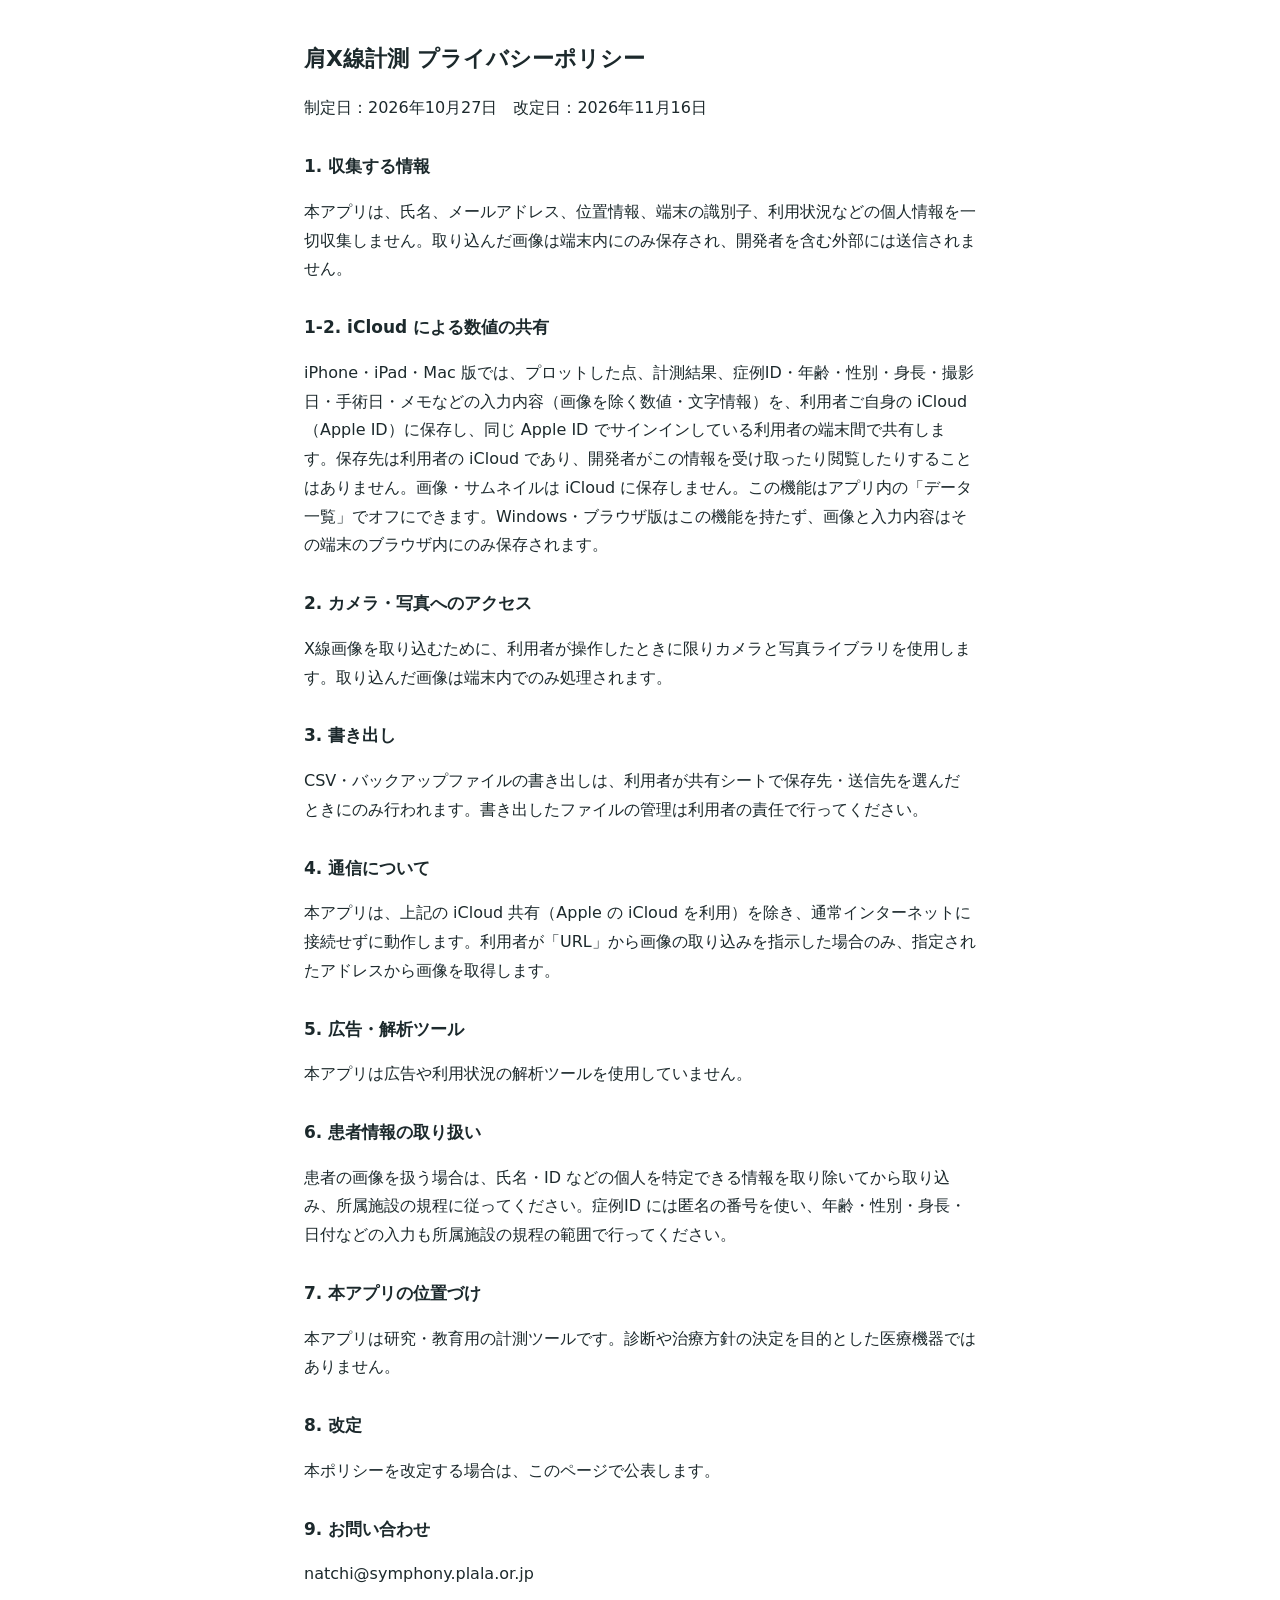
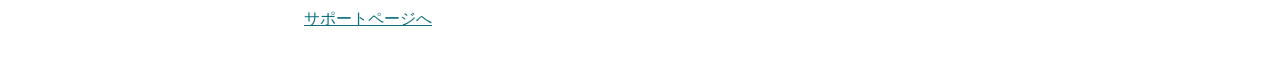
<file: privacy-policy.html>
<!doctype html><html lang="ja"><head><meta charset="utf-8"><meta name="viewport" content="width=device-width,initial-scale=1">
<title>肩X線計測 プライバシーポリシー</title><style>body{font-family:"Hiragino Sans","Noto Sans JP",system-ui,sans-serif;line-height:1.8;max-width:42em;margin:0 auto;padding:24px 16px;color:#1c292c;background:#fff}
h1{font-size:22px}h2{font-size:17px;margin-top:28px}a{color:#0e6f7d}img.icon{width:96px;height:96px;border-radius:22px}</style></head><body>
<h1>肩X線計測 プライバシーポリシー</h1>
<p>制定日：2026年10月27日　改定日：2026年11月16日</p>
<h2>1. 収集する情報</h2><p>本アプリは、氏名、メールアドレス、位置情報、端末の識別子、利用状況などの個人情報を一切収集しません。取り込んだ画像は端末内にのみ保存され、開発者を含む外部には送信されません。</p>
<h2>1-2. iCloud による数値の共有</h2><p>iPhone・iPad・Mac 版では、プロットした点、計測結果、症例ID・年齢・性別・身長・撮影日・手術日・メモなどの入力内容（画像を除く数値・文字情報）を、利用者ご自身の iCloud（Apple ID）に保存し、同じ Apple ID でサインインしている利用者の端末間で共有します。保存先は利用者の iCloud であり、開発者がこの情報を受け取ったり閲覧したりすることはありません。画像・サムネイルは iCloud に保存しません。この機能はアプリ内の「データ一覧」でオフにできます。Windows・ブラウザ版はこの機能を持たず、画像と入力内容はその端末のブラウザ内にのみ保存されます。</p>
<h2>2. カメラ・写真へのアクセス</h2><p>X線画像を取り込むために、利用者が操作したときに限りカメラと写真ライブラリを使用します。取り込んだ画像は端末内でのみ処理されます。</p>
<h2>3. 書き出し</h2><p>CSV・バックアップファイルの書き出しは、利用者が共有シートで保存先・送信先を選んだときにのみ行われます。書き出したファイルの管理は利用者の責任で行ってください。</p>
<h2>4. 通信について</h2><p>本アプリは、上記の iCloud 共有（Apple の iCloud を利用）を除き、通常インターネットに接続せずに動作します。利用者が「URL」から画像の取り込みを指示した場合のみ、指定されたアドレスから画像を取得します。</p>
<h2>5. 広告・解析ツール</h2><p>本アプリは広告や利用状況の解析ツールを使用していません。</p>
<h2>6. 患者情報の取り扱い</h2><p>患者の画像を扱う場合は、氏名・ID などの個人を特定できる情報を取り除いてから取り込み、所属施設の規程に従ってください。症例ID には匿名の番号を使い、年齢・性別・身長・日付などの入力も所属施設の規程の範囲で行ってください。</p>
<h2>7. 本アプリの位置づけ</h2><p>本アプリは研究・教育用の計測ツールです。診断や治療方針の決定を目的とした医療機器ではありません。</p>
<h2>8. 改定</h2><p>本ポリシーを改定する場合は、このページで公表します。</p>
<h2>9. お問い合わせ</h2><p>natchi@symphony.plala.or.jp</p>
<p><a href="./">サポートページへ</a></p>
</body></html>
</file>
<file: app/style.css>
:root {
  --bg: #0e1116; --panel: #161b22; --line: #2a313c; --text: #e6edf3; --sub: #8b949e;
  --accent: #3fd0ff; --danger: #ff6b6b;
}
* { box-sizing: border-box; }
html, body { margin: 0; height: 100%; background: var(--bg); color: var(--text);
  font: 13px/1.45 -apple-system, "Hiragino Sans", system-ui, sans-serif; }
.topbar { padding-top: max(8px, env(safe-area-inset-top)) !important; padding-left: max(12px, env(safe-area-inset-left)) !important; padding-right: max(12px, env(safe-area-inset-right)) !important; }
.topbar { display: flex; flex-wrap: wrap; align-items: center; gap: 8px 16px; padding: 8px 12px;
  border-bottom: 1px solid var(--line); background: var(--panel); }
.topbar h1 { font-size: 15px; margin: 0; white-space: nowrap; }
.ver { color: var(--sub); font-weight: normal; font-size: 11px; }
.import { display: flex; flex-wrap: wrap; align-items: center; gap: 6px; }
.sep { width: 1px; height: 20px; background: var(--line); }
.btn { display: inline-flex; align-items: center; gap: 4px; padding: 5px 10px; border: 1px solid var(--line);
  border-radius: 6px; background: #21262d; color: var(--text); font: inherit; cursor: pointer; white-space: nowrap; }
.btn:hover { border-color: var(--accent); }
.btn.primary { background: #1f6feb; border-color: #1f6feb; }
.btn.small { padding: 3px 8px; font-size: 12px; }
.btn.danger { color: var(--danger); }
.slider { display: inline-flex; align-items: center; gap: 2px; color: var(--sub); }
.slider input { width: 70px; }

body { display: flex; flex-direction: column; }
.layout { display: grid; grid-template-columns: 270px 1fr 280px; flex: 1; min-height: 0; }
.panel { overflow-y: auto; padding: 10px 12px; background: var(--panel); }
.panel.left { border-right: 1px solid var(--line); }
.panel.right { border-left: 1px solid var(--line); }
.panel h2 { font-size: 13px; margin: 14px 0 6px; color: var(--accent); }
.panel h2 small { color: var(--sub); font-weight: normal; }
.meta .row, section .row, .sec .row { display: flex; align-items: center; gap: 6px; margin-bottom: 5px; }
.meta label { color: var(--sub); min-width: 3.5em; }
input, select { background: #0d1117; color: var(--text); border: 1px solid var(--line); border-radius: 5px;
  padding: 4px 6px; font: inherit; min-width: 0; flex: 1; }
input[type=checkbox] { flex: none; }
.hint { color: var(--sub); font-size: 12px; margin: 4px 0 8px; }
.hint b { color: var(--text); }
.grp { font-size: 11px; font-weight: 600; margin: 8px 0 2px; letter-spacing: .05em; }
.lm { display: flex; align-items: center; gap: 6px; width: 100%; text-align: left; padding: 4px 6px; margin: 1px 0;
  border: 1px solid transparent; border-radius: 5px; background: none; color: var(--sub); font: inherit; cursor: pointer; }
.lm.done { color: var(--text); }
.lm.active { border-color: var(--accent); background: #1f6feb22; color: var(--text); }
.lm .dot { width: 8px; height: 8px; border-radius: 50%; flex: none; }
.lm .st { margin-left: auto; color: #7dff8a; font-size: 11px; }
.lmtools { display: flex; flex-wrap: wrap; gap: 6px; margin-top: 6px; }
.band { margin-top: 8px; color: var(--sub); font-size: 12px; }
.band input { width: 3.6em; flex: none; }

.stage { position: relative; overflow: hidden; background: #000; touch-action: none; min-height: 300px; }
.stage.drag { outline: 3px dashed var(--accent); outline-offset: -6px; }
#cv { position: absolute; inset: 0; display: block; cursor: crosshair; }
#loupe { position: absolute; display: none; border: 2px solid #ff0; border-radius: 50%; pointer-events: none;
  box-shadow: 0 4px 20px #000a; }
.empty { position: absolute; inset: 0; display: flex; flex-direction: column; align-items: center; justify-content: center;
  text-align: center; color: var(--sub); pointer-events: none; padding: 20px; }
.empty p:first-child { font-size: 15px; color: var(--text); }
.viewopts { position: absolute; left: 8px; bottom: 8px; display: flex; flex-wrap: wrap; gap: 10px; padding: 4px 8px;
  background: #000a; border-radius: 6px; font-size: 12px; }
.viewopts label { display: inline-flex; gap: 4px; align-items: center; }

.res { display: grid; grid-template-columns: 1fr auto; gap: 0 8px; padding: 4px 0; border-bottom: 1px solid var(--line); }
.res .k { color: var(--sub); }
.res .v { font-variant-numeric: tabular-nums; font-size: 15px; font-weight: 600; text-align: right; }
.res .v small { font-size: 11px; color: var(--sub); margin-left: 2px; font-weight: normal; }
.res .ref { grid-column: 1 / -1; font-size: 11px; color: #6e7681; }
#results .grp { color: var(--accent); }

dialog { background: var(--panel); color: var(--text); border: 1px solid var(--line); border-radius: 10px;
  width: min(900px, 94vw); max-height: 86vh; padding: 14px; }
dialog::backdrop { background: #000a; }
dialog.ask { width: min(420px, 90vw); }
dialog.ask p { margin: 4px 0 8px; font-size: 14px; }
dialog h2 { margin: 0 0 8px; font-size: 15px; }
.dlghead { display: flex; flex-wrap: wrap; align-items: center; gap: 8px; margin-bottom: 10px; }
.dlghead h2 { margin: 0; }
.dlghead input { max-width: 260px; }
.dlgbtns { display: flex; justify-content: flex-end; gap: 8px; margin-top: 10px; }
.case { display: flex; gap: 10px; align-items: center; padding: 8px 0; border-bottom: 1px solid var(--line); }
.case img { width: 80px; height: 80px; object-fit: contain; background: #000; border-radius: 4px; flex: none; }
.case .ci { flex: 1; min-width: 0; }
.case .cb { display: flex; flex-direction: column; gap: 4px; }
.mono { font-variant-numeric: tabular-nums; color: var(--sub); }

#toast { position: fixed; left: 50%; bottom: 24px; transform: translateX(-50%) translateY(20px); opacity: 0;
  background: #000d; border: 1px solid var(--line); padding: 8px 14px; border-radius: 8px; transition: .2s; pointer-events: none; z-index: 10; }
#toast.show { opacity: 1; transform: translateX(-50%); }

/* 狭い画面：画像は上 2/3 に固定し、下 1/3（入力・結果）だけがスクロールする */
@media (max-width: 900px) {
  .layout { display: flex; flex-direction: column; overflow-y: auto; overscroll-behavior: contain; }
  .layout > * { flex: none; }
  .stage { order: -1; position: sticky; top: 0; z-index: 3; height: 66%; min-height: 0; border-bottom: 2px solid var(--line); }
  .kbar { order: -1; margin: 0; border-radius: 0; border-width: 0 0 2px; box-shadow: none; }
  .kbar .ktitle { display: none; }
  .panel { overflow: visible; }
  .panel.left, .panel.right { border: 0; }
  .panel.right { border-top: 1px solid var(--line); }
  .topbar h1 { display: none; }
  .topbar { padding-bottom: 6px; }
  .import { gap: 5px; }
  /* 調整メニューは幅があるので、ヘッダーの右端にそろえて画面からはみ出さないようにする */
  .dd.adj { position: static; }
  .ddmenu.adjust { top: calc(100% - 2px); left: auto; right: 8px; max-width: calc(100vw - 16px); }
}

.panel.right { grid-column: 3; grid-row: 1; }
.kbar { grid-column: 3; grid-row: 1; align-self: start; position: relative; z-index: 4; margin: 8px; display: flex; flex-wrap: wrap;
  align-items: center; gap: 8px; padding: 10px; background: var(--panel, #161b22); border: 1px solid #ffeb3b88; border-radius: 8px;
  font-size: 12px; box-shadow: 0 6px 24px #000c; }
.kbar .ktitle { flex: 1 0 100%; color: #ffeb3b; font-size: 14px; }
.kbar[hidden] { display: none; }
.kbar #kMsg { color: var(--text); flex: 1 0 100%; line-height: 1.5; }
.kbar label { display: flex; align-items: center; gap: 6px; flex: 1 0 100%; }
.kbar input { width: auto; flex: 1 1 8em; min-width: 0; }
.btn:disabled { opacity: .4; cursor: default; }

.btn.tiny { padding: 1px 6px; font-size: 11px; flex: none; }
.gcards { display: grid; grid-template-columns: repeat(auto-fill, minmax(190px, 1fr)); gap: 10px; }
.gcard { border: 1px solid var(--line); border-radius: 8px; padding: 8px; cursor: pointer; background: #0d1117; }
.gcard:hover { border-color: var(--accent); }
.gcard.sel { border-color: var(--accent); box-shadow: 0 0 0 1px var(--accent); }
.gcard svg { width: 100%; height: auto; display: block; border-radius: 4px; }
.gcard .gh { font-weight: 600; margin: 6px 0 2px; }
.gcard .gd { font-size: 12px; color: var(--sub); }
.gcard .mine { display: flex; gap: 4px; margin-top: 6px; flex-wrap: wrap; }
.gcard .mine img { width: 54px; height: 54px; object-fit: contain; background: #000; border-radius: 3px; }

.autoopt { display: flex; align-items: center; gap: 6px; margin-top: 8px; font-size: 12px; color: var(--text); }
.autohint { color: #ffd23f; }
.lm .st .auto { display: inline-block; margin-right: 4px; padding: 0 4px; border-radius: 3px; font-size: 10px; color: #000; background: #cfd8e3; }
.lm .st .auto.low { background: #ff9f1c; }
.lmrow { display: flex; align-items: center; gap: 4px; }
.lmrow .lm { flex: 1; min-width: 0; }
.autob.armed { background: #ffd23f; color: #000; border-color: #ffd23f; }
.res.hl { cursor: pointer; border-radius: 4px; }
.res.hl:hover { background: #ffffff0d; }
.res.sel { background: #ffeb3b22; box-shadow: inset 3px 0 0 #ffeb3b; }
dialog.help { width: min(900px, 96vw); height: 88vh; display: none; flex-direction: column; }
dialog.help[open] { display: flex; }
dialog.help iframe { flex: 1; width: 100%; border: 0; border-radius: 6px; background: #fff; }
#errbox { position: fixed; left: 8px; right: 8px; bottom: 8px; z-index: 20; padding: 8px 10px; border-radius: 8px;
  background: #5c1111; color: #fff; font-size: 12px; white-space: pre-wrap; }
.btn[hidden] { display: none; }

/* iOS：16px 未満の入力欄にフォーカスすると画面が自動拡大して戻らない。ダブルタップ拡大も止める */
html { -webkit-text-size-adjust: 100%; touch-action: manipulation; overflow-x: hidden; }
@media (pointer: coarse) {
  input, select, textarea { font-size: 16px !important; }
}

/* ヘッダーのドロップダウン。iOS では固定した画像の層が上に描かれるので、ヘッダーごと前面に出す */
.topbar { position: relative; z-index: 30; }
.dd { position: relative; }
.ddmenu { position: absolute; top: calc(100% + 4px); left: 0; z-index: 20; display: flex; flex-direction: column; gap: 6px;
  min-width: 170px; padding: 8px; background: var(--panel); border: 1px solid var(--line); border-radius: 8px;
  box-shadow: 0 8px 24px #000c; }
.ddmenu[hidden] { display: none; }
.ddmenu.right { left: auto; right: 0; }
.ddmenu .btn { justify-content: flex-start; padding: 8px 12px; }
.ddmenu.adjust { min-width: 250px; }
.ddmenu .row { display: flex; gap: 6px; }
.ddmenu .row .btn { flex: 1; justify-content: center; padding: 8px 4px; }
.ddmenu .slider { justify-content: space-between; gap: 8px; padding: 2px 4px; color: var(--text); }
.ddmenu .slider input { width: 130px; }

/* 左パネルの折りたたみ（症例情報・ランドマーク・目視分類・較正） */
.sec { border-bottom: 1px solid var(--line); padding-bottom: 6px; }
.sec > summary { display: flex; align-items: baseline; gap: 8px; cursor: pointer; list-style: none; padding: 4px 0; }
.sec > summary::-webkit-details-marker { display: none; }
.sec > summary::before { content: '▸'; color: var(--sub); font-size: 11px; transition: transform .15s; }
.sec[open] > summary::before { transform: rotate(90deg); }
.sec > summary h2 { margin: 6px 0 4px !important; }
.sec > summary .sum { color: var(--sub); font-size: 11px; min-width: 0; overflow: hidden; text-overflow: ellipsis; white-space: nowrap; flex: 1; }
.sec[open] > summary .sum { display: none; }
.lmsub { font-size: 11px; font-weight: 600; color: var(--accent); margin: 6px 0 2px; }
.lmopt { margin-top: 8px; border-top: 1px dashed var(--line); padding-top: 4px; }
.lmopt > summary { cursor: pointer; color: var(--sub); font-size: 12px; padding: 4px 0; }
.lm .ord { color: var(--sub); font-size: 10px; width: 1.2em; flex: none; text-align: right; }
.catauto { display: inline-block; margin-left: 4px; padding: 0 5px; border-radius: 3px; font-size: 10px; background: #cfd8e3; color: #000; }
.catauto.low { background: #ff9f1c; }

/* データ一覧・ダッシュボード */
dialog.wide { width: min(1200px, 97vw); max-height: 92vh; }
.syncbar { display: flex; flex-wrap: wrap; align-items: center; gap: 6px 14px; padding: 6px 8px; margin-bottom: 4px;
  background: #0d1117; border: 1px solid var(--line); border-radius: 8px; font-size: 12px; color: var(--sub); }
.syncbar label { display: inline-flex; align-items: center; gap: 4px; }
.syncbar input:not([type=checkbox]) { width: 9em; flex: none; }
#syncStatus { color: var(--text); }
#syncStatus.err { color: #ff9f1c; }
.tblwrap { overflow: auto; max-height: 62vh; border: 1px solid var(--line); border-radius: 8px; }
.dtable { border-collapse: collapse; width: 100%; font-size: 12px; font-variant-numeric: tabular-nums; }
.dtable th, .dtable td { padding: 4px 8px; border-bottom: 1px solid var(--line); text-align: left; white-space: nowrap; }
.dtable th { position: sticky; top: 0; background: var(--panel); color: var(--sub); font-weight: 600; z-index: 1; cursor: default; }
.dtable th.sort { cursor: pointer; }
.dtable td.n { text-align: right; }
.dtable tr:hover td { background: #ffffff08; }
.dtable img { width: 40px; height: 40px; object-fit: contain; background: #000; border-radius: 3px; display: block; }
.dtable .noimg { width: 40px; height: 40px; display: flex; align-items: center; justify-content: center; font-size: 10px; color: var(--sub); border: 1px dashed var(--line); border-radius: 3px; }
.dtable .where.here { color: #7dff8a; }
.dfilters { display: flex; flex-wrap: wrap; gap: 8px 14px; align-items: center; margin-bottom: 8px; font-size: 12px; color: var(--sub); }
.dfilters label, .drow label { display: inline-flex; align-items: center; gap: 4px; }
.dfilters input { width: 8em; flex: none; }
.chips { display: flex; flex-wrap: wrap; gap: 4px; }
.chips label { padding: 2px 8px; border: 1px solid var(--line); border-radius: 12px; cursor: pointer; color: var(--text); }
.chips label.on { border-color: var(--accent); background: #3fd0ff22; }
.chips input { display: none; }
.dmain { display: grid; grid-template-columns: minmax(0, 1.1fr) minmax(0, 1fr); gap: 14px; }
.dmain h3 { font-size: 13px; margin: 0 0 6px; color: var(--accent); }
.dmain h3 small { color: var(--sub); font-weight: normal; }
.drow { margin: 4px 0; font-size: 12px; color: var(--sub); }
.drow select { max-width: 320px; }
.dchart svg { width: 100%; height: auto; display: block; }
.dchart .empty2 { color: var(--sub); font-size: 12px; padding: 20px 0; }
.dtip { position: fixed; z-index: 50; pointer-events: none; padding: 6px 8px; background: #000e; border: 1px solid var(--line); border-radius: 6px; font-size: 12px; white-space: nowrap; }
@media (max-width: 900px) { .dmain { grid-template-columns: 1fr; } }
</file>
